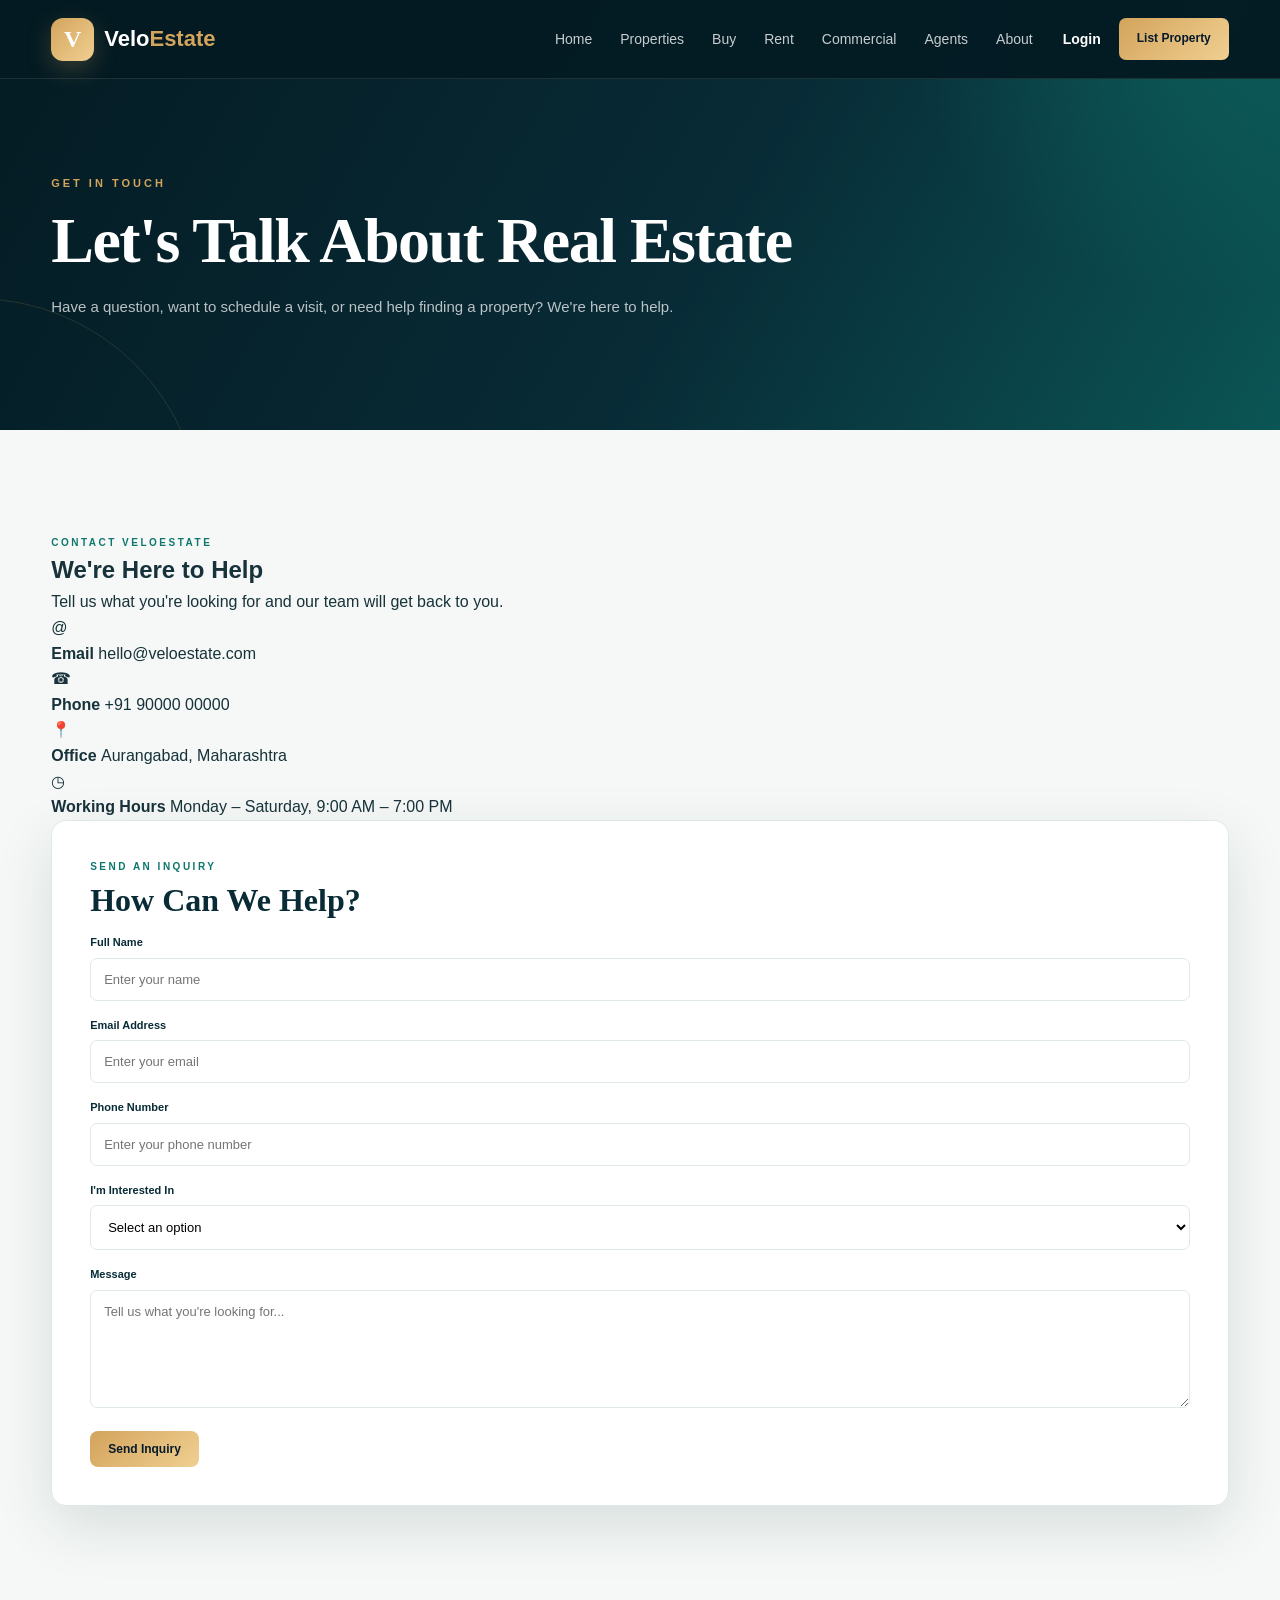
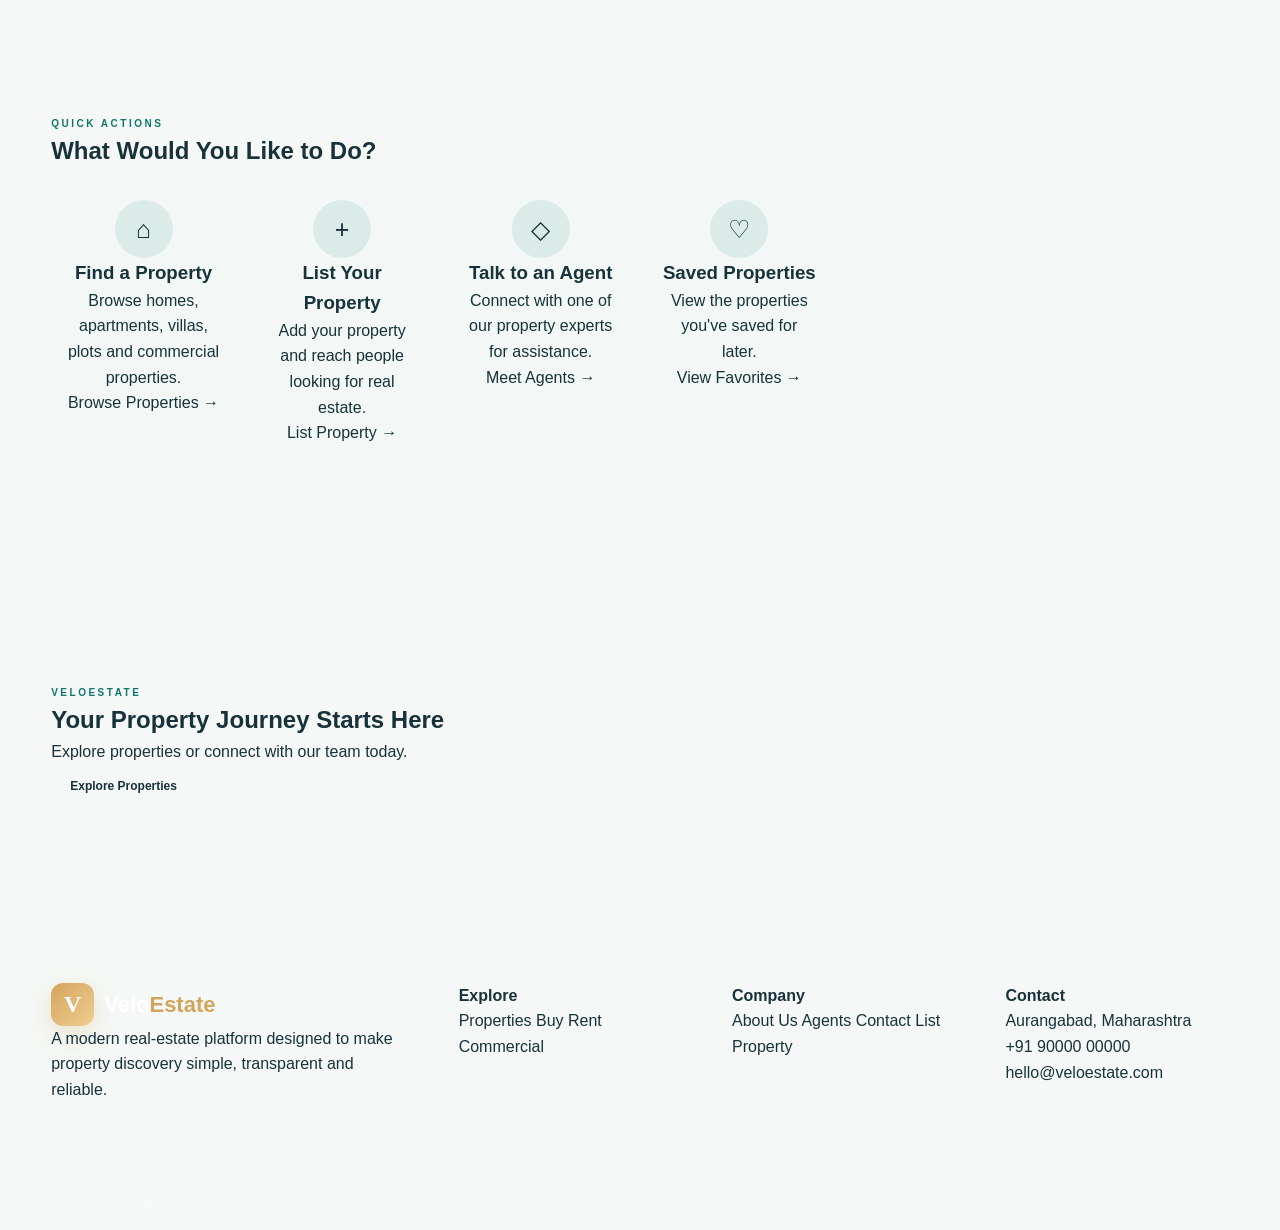
<file: contact.html>
<!DOCTYPE html>
<html lang="en">
<head>
    <meta charset="UTF-8">
    <meta name="viewport" content="width=device-width, initial-scale=1.0">

    <title>Contact Us | VeloEstate</title>

    <link rel="stylesheet" href="style.css">
</head>

<body>

<!-- ================= HEADER ================= -->

<header class="site-header" id="siteHeader">

    <div class="container header-inner">

        <a href="index.html" class="logo">
            <span class="logo-mark">V</span>
            <span>Velo<span>Estate</span></span>
        </a>


        <nav class="main-nav" id="mainNav">

            <a href="index.html">Home</a>

            <a href="properties.html">Properties</a>

            <a href="buy.html">Buy</a>

            <a href="rent.html">Rent</a>

            <a href="commercial.html">Commercial</a>

            <a href="agents.html">Agents</a>

            <a href="about.html">About</a>

        </nav>


        <div class="header-actions">

            <a href="login.html" class="login-link">
                Login
            </a>

            <a
                href="list-property.html"
                class="btn btn-primary btn-small"
            >
                List Property
            </a>

            <button
                class="menu-toggle"
                id="menuToggle"
            >
                ☰
            </button>

        </div>

    </div>

</header>


<!-- ================= HERO ================= -->

<section class="inner-hero">

    <div class="container">

        <div class="inner-hero-content">

            <span class="eyebrow">
                GET IN TOUCH
            </span>

            <h1>
                Let's Talk About Real Estate
            </h1>

            <p>
                Have a question, want to schedule a visit,
                or need help finding a property?
                We're here to help.
            </p>

        </div>

    </div>

</section>


<!-- ================= CONTACT SECTION ================= -->

<section class="section">

    <div class="container">

        <div class="contact-grid">


            <!-- CONTACT INFORMATION -->

            <div class="contact-info">

                <span class="eyebrow">
                    CONTACT VELOESTATE
                </span>

                <h2>
                    We're Here to Help
                </h2>

                <p>
                    Tell us what you're looking for and
                    our team will get back to you.
                </p>


                <div class="contact-items">


                    <div class="contact-item">

                        <div class="contact-icon">
                            @
                        </div>

                        <div>

                            <strong>
                                Email
                            </strong>

                            <span>
                                hello@veloestate.com
                            </span>

                        </div>

                    </div>


                    <div class="contact-item">

                        <div class="contact-icon">
                            ☎
                        </div>

                        <div>

                            <strong>
                                Phone
                            </strong>

                            <span>
                                +91 90000 00000
                            </span>

                        </div>

                    </div>


                    <div class="contact-item">

                        <div class="contact-icon">
                            📍
                        </div>

                        <div>

                            <strong>
                                Office
                            </strong>

                            <span>
                                Aurangabad, Maharashtra
                            </span>

                        </div>

                    </div>


                    <div class="contact-item">

                        <div class="contact-icon">
                            ◷
                        </div>

                        <div>

                            <strong>
                                Working Hours
                            </strong>

                            <span>
                                Monday – Saturday, 9:00 AM – 7:00 PM
                            </span>

                        </div>

                    </div>

                </div>

            </div>


            <!-- CONTACT FORM -->

            <div class="form-card">

                <div class="form-card-header">

                    <span class="eyebrow">
                        SEND AN INQUIRY
                    </span>

                    <h2>
                        How Can We Help?
                    </h2>

                </div>


                <form
                    id="contactForm"
                    class="form-grid"
                >

                    <div class="form-group">

                        <label for="contactName">
                            Full Name
                        </label>

                        <input
                            type="text"
                            id="contactName"
                            name="name"
                            placeholder="Enter your name"
                            required
                        >

                    </div>


                    <div class="form-group">

                        <label for="contactEmail">
                            Email Address
                        </label>

                        <input
                            type="email"
                            id="contactEmail"
                            name="email"
                            placeholder="Enter your email"
                            required
                        >

                    </div>


                    <div class="form-group">

                        <label for="contactPhone">
                            Phone Number
                        </label>

                        <input
                            type="tel"
                            id="contactPhone"
                            name="phone"
                            placeholder="Enter your phone number"
                            required
                        >

                    </div>


                    <div class="form-group">

                        <label for="contactPurpose">
                            I'm Interested In
                        </label>

                        <select
                            id="contactPurpose"
                            name="purpose"
                        >

                            <option value="">
                                Select an option
                            </option>

                            <option value="buy">
                                Buying a Property
                            </option>

                            <option value="rent">
                                Renting a Property
                            </option>

                            <option value="commercial">
                                Commercial Property
                            </option>

                            <option value="sell">
                                Selling My Property
                            </option>

                            <option value="general">
                                General Inquiry
                            </option>

                        </select>

                    </div>


                    <div class="form-group form-full">

                        <label for="contactMessage">
                            Message
                        </label>

                        <textarea
                            id="contactMessage"
                            name="message"
                            rows="6"
                            placeholder="Tell us what you're looking for..."
                            required
                        ></textarea>

                    </div>


                    <div class="form-full">

                        <button
                            type="submit"
                            class="btn btn-primary"
                        >
                            Send Inquiry
                        </button>

                    </div>

                </form>

            </div>

        </div>

    </div>

</section>


<!-- ================= QUICK OPTIONS ================= -->

<section class="section section-muted">

    <div class="container">

        <div class="section-heading centered">

            <span class="eyebrow">
                QUICK ACTIONS
            </span>

            <h2>
                What Would You Like to Do?
            </h2>

        </div>


        <div class="category-grid">


            <div class="category-card">

                <div class="category-icon">
                    ⌂
                </div>

                <h3>
                    Find a Property
                </h3>

                <p>
                    Browse homes, apartments, villas,
                    plots and commercial properties.
                </p>

                <a
                    href="properties.html"
                    class="text-link"
                >
                    Browse Properties →
                </a>

            </div>


            <div class="category-card">

                <div class="category-icon">
                    +
                </div>

                <h3>
                    List Your Property
                </h3>

                <p>
                    Add your property and reach people
                    looking for real estate.
                </p>

                <a
                    href="list-property.html"
                    class="text-link"
                >
                    List Property →
                </a>

            </div>


            <div class="category-card">

                <div class="category-icon">
                    ◇
                </div>

                <h3>
                    Talk to an Agent
                </h3>

                <p>
                    Connect with one of our property
                    experts for assistance.
                </p>

                <a
                    href="agents.html"
                    class="text-link"
                >
                    Meet Agents →
                </a>

            </div>


            <div class="category-card">

                <div class="category-icon">
                    ♡
                </div>

                <h3>
                    Saved Properties
                </h3>

                <p>
                    View the properties you've saved
                    for later.
                </p>

                <a
                    href="favorites.html"
                    class="text-link"
                >
                    View Favorites →
                </a>

            </div>

        </div>

    </div>

</section>


<!-- ================= CTA ================= -->

<section class="section cta-section">

    <div class="container">

        <div class="cta-box">

            <div>

                <span class="eyebrow">
                    VELOESTATE
                </span>

                <h2>
                    Your Property Journey Starts Here
                </h2>

                <p>
                    Explore properties or connect with
                    our team today.
                </p>

            </div>


            <a
                href="properties.html"
                class="btn btn-light"
            >
                Explore Properties
            </a>

        </div>

    </div>

</section>


<!-- ================= FOOTER ================= -->

<footer class="site-footer">

    <div class="container footer-grid">

        <div class="footer-brand">

            <a
                href="index.html"
                class="logo footer-logo"
            >

                <span class="logo-mark">
                    V
                </span>

                <span>
                    Velo<span>Estate</span>
                </span>

            </a>

            <p>
                A modern real-estate platform designed
                to make property discovery simple,
                transparent and reliable.
            </p>

        </div>


        <div class="footer-column">

            <h4>
                Explore
            </h4>

            <a href="properties.html">
                Properties
            </a>

            <a href="buy.html">
                Buy
            </a>

            <a href="rent.html">
                Rent
            </a>

            <a href="commercial.html">
                Commercial
            </a>

        </div>


        <div class="footer-column">

            <h4>
                Company
            </h4>

            <a href="about.html">
                About Us
            </a>

            <a href="agents.html">
                Agents
            </a>

            <a href="contact.html">
                Contact
            </a>

            <a href="list-property.html">
                List Property
            </a>

        </div>


        <div class="footer-column">

            <h4>
                Contact
            </h4>

            <p>
                Aurangabad, Maharashtra
            </p>

            <p>
                +91 90000 00000
            </p>

            <p>
                hello@veloestate.com
            </p>

        </div>

    </div>


    <div class="footer-bottom">

        <div class="container">

            <p>
                © 2026 VeloEstate. All rights reserved.
            </p>

        </div>

    </div>

</footer>


<script src="main.js"></script>
<script src="contact.js"></script>

</body>
</html>
</file>
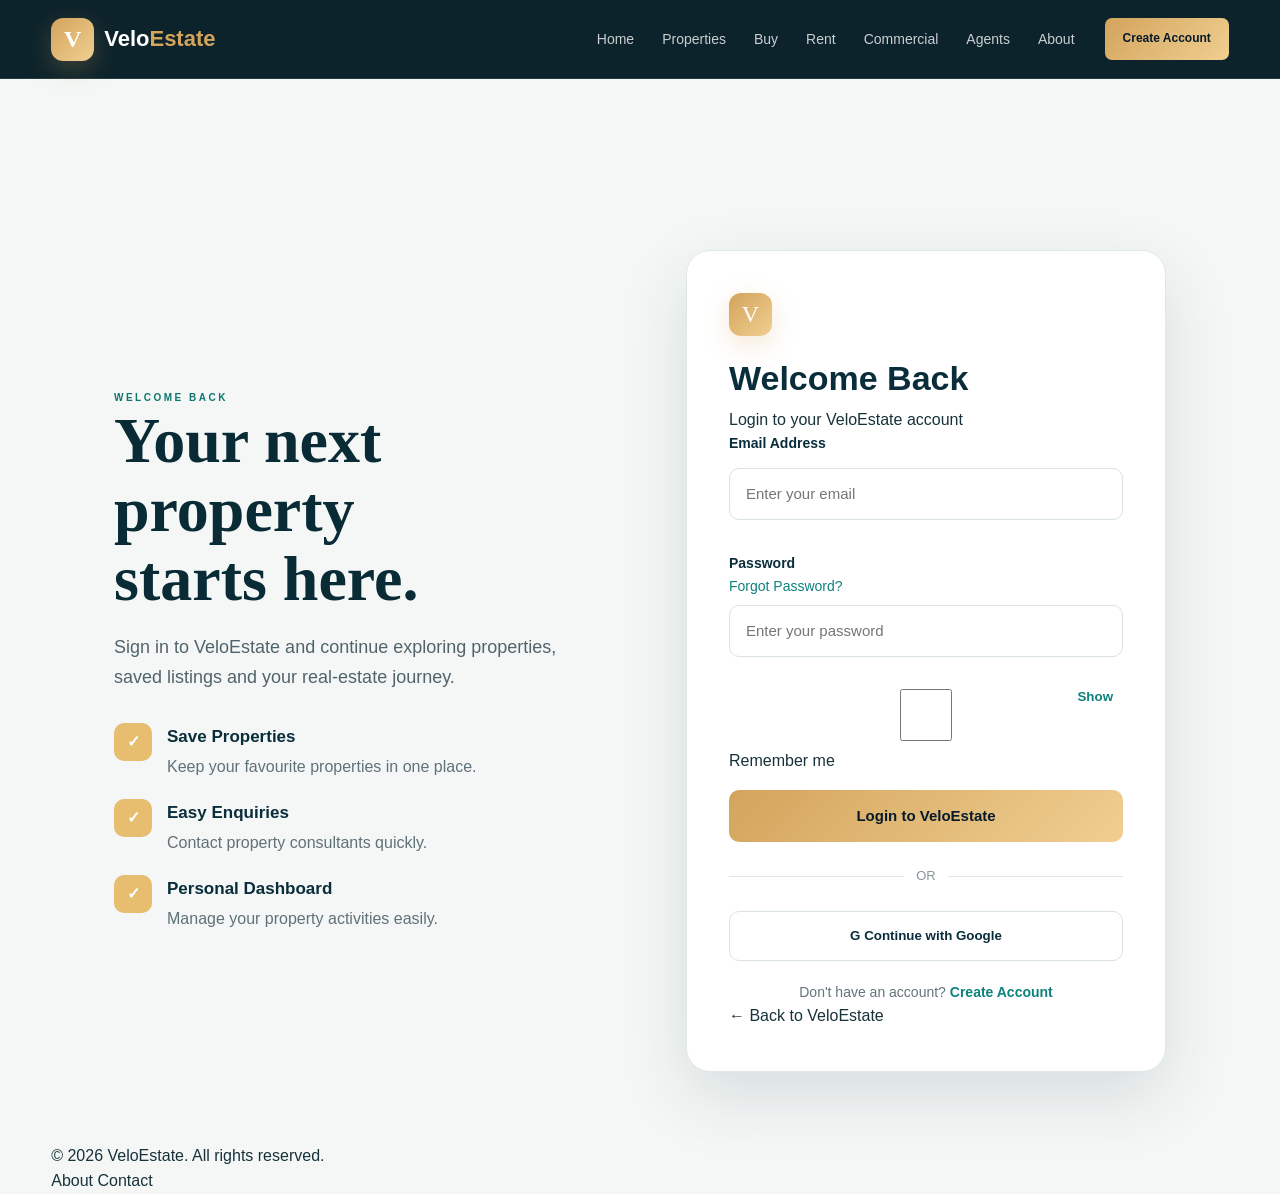
<file: dashboard.html>
<!DOCTYPE html>
<html lang="en">

<head>
    <meta charset="UTF-8">

    <meta
        name="viewport"
        content="width=device-width, initial-scale=1.0"
    >

    <title>Dashboard | VeloEstate</title>

    <meta
        name="description"
        content="Manage your VeloEstate account, properties and saved listings."
    >

    <link rel="stylesheet" href="style.css">
</head>


<body>


<!-- =====================================================
     HEADER
     ===================================================== -->

<header class="site-header" id="siteHeader">

    <div class="container header-inner">


        <!-- LOGO -->

        <a
            href="index.html"
            class="logo"
        >

            <span class="logo-mark">
                V
            </span>

            <span>
                Velo<span>Estate</span>
            </span>

        </a>


        <!-- NAVIGATION -->

        <nav
            class="main-nav"
            id="mainNav"
        >

            <a href="index.html">
                Home
            </a>

            <a href="properties.html">
                Properties
            </a>

            <a href="buy.html">
                Buy
            </a>

            <a href="rent.html">
                Rent
            </a>

            <a href="commercial.html">
                Commercial
            </a>

            <a href="agents.html">
                Agents
            </a>

            <a href="about.html">
                About
            </a>

        </nav>


        <!-- HEADER ACTIONS -->

        <div class="header-actions">

            <a
                href="favorites.html"
                class="btn btn-outline btn-small"
            >
                ♥ Favorites
            </a>


            <span
                id="dashboardUserName"
                class="dashboard-user"
            >
                User
            </span>


            <button
                type="button"
                id="logoutButton"
                class="btn btn-primary btn-small"
            >
                Logout
            </button>


            <button
                type="button"
                class="menu-toggle"
                id="menuToggle"
                aria-label="Open menu"
            >
                ☰
            </button>

        </div>

    </div>

</header>



<!-- =====================================================
     DASHBOARD HERO
     ===================================================== -->

<section class="dashboard-hero">

    <div class="container">

        <div class="dashboard-hero-content">

            <span class="eyebrow">
                MY VELOESTATE
            </span>

            <h1>
                My Dashboard
            </h1>

            <p>
                Manage your account, listings and saved
                properties.
            </p>

        </div>

    </div>

</section>



<!-- =====================================================
     DASHBOARD CONTENT
     ===================================================== -->

<main>

    <section class="section dashboard-section">

        <div class="container">


            <!-- WELCOME -->

            <div class="dashboard-welcome">

                <span class="eyebrow">
                    WELCOME BACK
                </span>

                <h2 id="welcomeUser">
                    Welcome to VeloEstate
                </h2>

                <p>
                    Manage your property journey from one
                    simple dashboard.
                </p>

            </div>



            <!-- DASHBOARD CARDS -->

            <div class="dashboard-grid">


                <!-- SAVED PROPERTIES -->

                <article class="dashboard-card">

                    <div class="dashboard-card-icon">
                        ♥
                    </div>

                    <div>

                        <h3>
                            Saved Properties
                        </h3>

                        <p>
                            View and manage your favourite
                            properties.
                        </p>

                        <a
                            href="favorites.html"
                            class="text-link"
                        >
                            View Favorites →
                        </a>

                    </div>

                </article>



                <!-- MY LISTINGS -->

                <article class="dashboard-card">

                    <div class="dashboard-card-icon">
                        ⌂
                    </div>

                    <div>

                        <h3>
                            My Listings
                        </h3>

                        <p>
                            Manage properties that you have
                            listed on VeloEstate.
                        </p>

                        <a
                            href="list-property.html"
                            class="text-link"
                        >
                            List Property →
                        </a>

                    </div>

                </article>



                <!-- ENQUIRIES -->

                <article class="dashboard-card">

                    <div class="dashboard-card-icon">
                        ✉
                    </div>

                    <div>

                        <h3>
                            My Enquiries
                        </h3>

                        <p>
                            Keep track of your property
                            enquiries.
                        </p>

                        <a
                            href="contact.html"
                            class="text-link"
                        >
                            Contact Us →
                        </a>

                    </div>

                </article>



                <!-- PROFILE -->

                <article class="dashboard-card">

                    <div class="dashboard-card-icon">
                        ●
                    </div>

                    <div>

                        <h3>
                            My Account
                        </h3>

                        <p>
                            View your account information
                            and profile details.
                        </p>

                        <a
                            href="about.html"
                            class="text-link"
                        >
                            About VeloEstate →
                        </a>

                    </div>

                </article>

            </div>



            <!-- =================================================
                 QUICK ACTIONS
                 ================================================= -->

            <div class="dashboard-actions">

                <div class="section-heading">

                    <div>

                        <span class="eyebrow">
                            QUICK ACTIONS
                        </span>

                        <h2>
                            What would you like to do?
                        </h2>

                    </div>

                </div>


                <div class="quick-action-grid">


                    <a
                        href="properties.html"
                        class="quick-action"
                    >

                        <span>
                            🔎
                        </span>

                        <div>

                            <strong>
                                Explore Properties
                            </strong>

                            <p>
                                Find your next property.
                            </p>

                        </div>

                    </a>



                    <a
                        href="buy.html"
                        class="quick-action"
                    >

                        <span>
                            🏠
                        </span>

                        <div>

                            <strong>
                                Buy Property
                            </strong>

                            <p>
                                Explore properties for sale.
                            </p>

                        </div>

                    </a>



                    <a
                        href="rent.html"
                        class="quick-action"
                    >

                        <span>
                            🔑
                        </span>

                        <div>

                            <strong>
                                Rent Property
                            </strong>

                            <p>
                                Find your next rental home.
                            </p>

                        </div>

                    </a>



                    <a
                        href="list-property.html"
                        class="quick-action"
                    >

                        <span>
                            +
                        </span>

                        <div>

                            <strong>
                                List Your Property
                            </strong>

                            <p>
                                Add a property to VeloEstate.
                            </p>

                        </div>

                    </a>

                </div>

            </div>

        </div>

    </section>

</main>



<!-- =====================================================
     CTA
     ===================================================== -->

<section class="section cta-section">

    <div class="container">

        <div class="cta-box">

            <div>

                <span class="eyebrow">
                    READY TO MOVE?
                </span>

                <h2>
                    Find Your Next Property With VeloEstate
                </h2>

                <p>
                    Explore properties and connect with
                    property professionals.
                </p>

            </div>


            <a
                href="properties.html"
                class="btn btn-light"
            >
                Explore Properties
            </a>

        </div>

    </div>

</section>



<!-- =====================================================
     FOOTER
     ===================================================== -->

<footer class="site-footer">

    <div class="container footer-grid">


        <div class="footer-brand">

            <a
                href="index.html"
                class="logo footer-logo"
            >

                <span class="logo-mark">
                    V
                </span>

                <span>
                    Velo<span>Estate</span>
                </span>

            </a>

            <p>
                A modern real-estate platform designed
                to make property discovery simple,
                transparent and reliable.
            </p>

        </div>



        <div class="footer-column">

            <h4>
                Explore
            </h4>

            <a href="properties.html">
                Properties
            </a>

            <a href="buy.html">
                Buy
            </a>

            <a href="rent.html">
                Rent
            </a>

            <a href="commercial.html">
                Commercial
            </a>

        </div>



        <div class="footer-column">

            <h4>
                Company
            </h4>

            <a href="about.html">
                About Us
            </a>

            <a href="agents.html">
                Agents
            </a>

            <a href="contact.html">
                Contact
            </a>

            <a href="list-property.html">
                List Property
            </a>

        </div>



        <div class="footer-column">

            <h4>
                Contact
            </h4>

            <p>
                Aurangabad, Maharashtra
            </p>

            <p>
                +91 90000 00000
            </p>

            <p>
                hello@veloestate.com
            </p>

        </div>

    </div>


    <div class="footer-bottom">

        <div class="container">

            <p>
                © 2026 VeloEstate. All rights reserved.
            </p>

        </div>

    </div>

</footer>



<!-- =====================================================
     JAVASCRIPT
     ===================================================== -->

<script src="main.js"></script>

<script src="dashboard.js"></script>


</body>

</html>
</file>
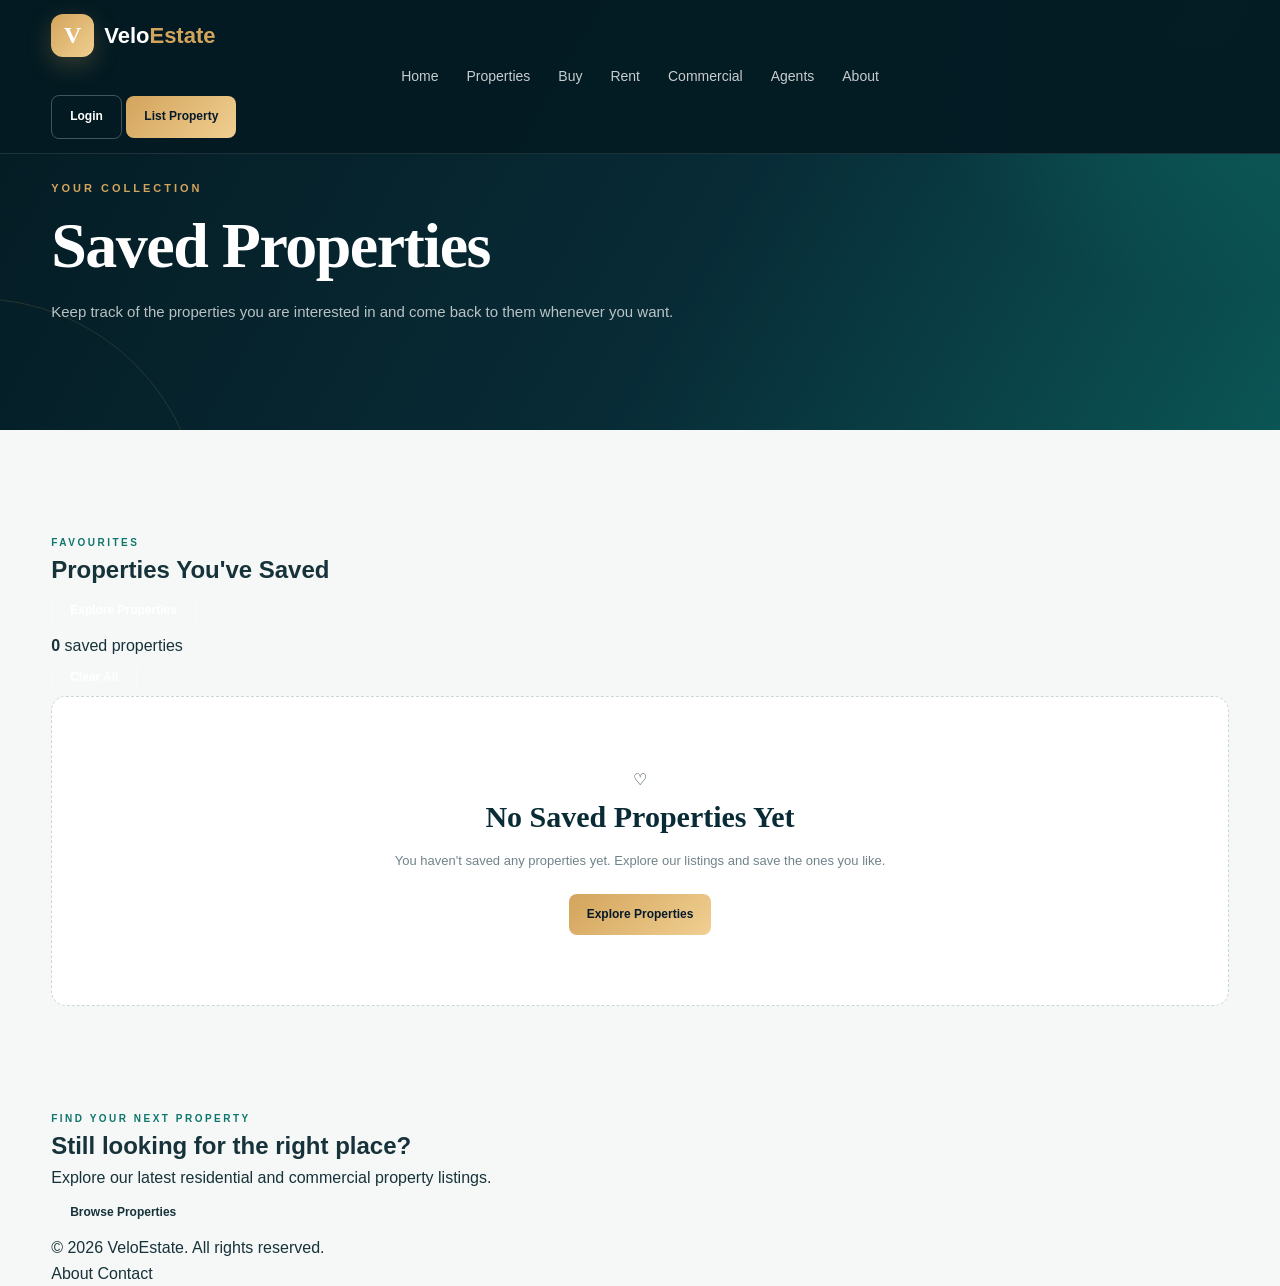
<file: favorites.html>
<!DOCTYPE html>
<html lang="en">
<head>
    <meta charset="UTF-8">
    <meta name="viewport" content="width=device-width, initial-scale=1.0">

    <title>Saved Properties | VeloEstate</title>
    <meta
        name="description"
        content="View and manage your saved properties on VeloEstate."
    >

    <link rel="stylesheet" href="style.css">
</head>

<body>

    <!-- ================= HEADER ================= -->
    <header class="site-header">

        <div class="container nav-container">

            <a href="index.html" class="logo">
                <span class="logo-mark">V</span>
                <span>Velo<span>Estate</span></span>
            </a>

            <nav class="main-nav">

                <a href="index.html">Home</a>
                <a href="properties.html">Properties</a>
                <a href="buy.html">Buy</a>
                <a href="rent.html">Rent</a>
                <a href="commercial.html">Commercial</a>
                <a href="agents.html">Agents</a>
                <a href="about.html">About</a>

            </nav>

            <div class="nav-actions">

                <a href="list-property.html" class="btn btn-primary">
                    List Property
                </a>

            </div>

            <button
                class="menu-toggle"
                id="menuToggle"
                aria-label="Open menu"
            >
                ☰
            </button>

        </div>

    </header>


    <!-- ================= HERO ================= -->
    <section class="inner-hero">

        <div class="container">

            <span class="eyebrow">
                YOUR COLLECTION
            </span>

            <h1>
                Saved Properties
            </h1>

            <p>
                Keep track of the properties you are interested in
                and come back to them whenever you want.
            </p>

        </div>

    </section>


    <!-- ================= FAVORITES ================= -->
    <main class="section">

        <div class="container">

            <div class="section-heading left">

                <div>

                    <span class="eyebrow">
                        FAVOURITES
                    </span>

                    <h2>
                        Properties You've Saved
                    </h2>

                </div>

                <a
                    href="properties.html"
                    class="btn btn-outline"
                >
                    Explore Properties
                </a>

            </div>


            <!-- Favorite Count -->
            <div class="favorites-toolbar">

                <p>
                    <strong id="favoriteCount">0</strong>
                    saved properties
                </p>

                <button
                    type="button"
                    id="clearFavorites"
                    class="btn btn-outline"
                >
                    Clear All
                </button>

            </div>


            <!-- Properties Grid -->
            <div
                id="favoritesGrid"
                class="property-grid"
            >
            </div>


            <!-- Empty State -->
            <div
                id="favoritesEmpty"
                class="empty-state"
                hidden
            >

                <div class="empty-icon">
                    ♡
                </div>

                <h2>
                    No Saved Properties Yet
                </h2>

                <p>
                    You haven't saved any properties yet.
                    Explore our listings and save the ones you like.
                </p>

                <a
                    href="properties.html"
                    class="btn btn-primary"
                >
                    Explore Properties
                </a>

            </div>

        </div>

    </main>


    <!-- ================= CTA ================= -->
    <section class="cta-section">

        <div class="container">

            <div class="cta-content">

                <span class="eyebrow">
                    FIND YOUR NEXT PROPERTY
                </span>

                <h2>
                    Still looking for the right place?
                </h2>

                <p>
                    Explore our latest residential and commercial
                    property listings.
                </p>

                <a
                    href="properties.html"
                    class="btn btn-light"
                >
                    Browse Properties
                </a>

            </div>

        </div>

    </section>


    <!-- ================= FOOTER ================= -->
    <footer class="site-footer">

        <div class="container">

            <div class="footer-bottom">

                <p>
                    © 2026 VeloEstate. All rights reserved.
                </p>

                <div>
                    <a href="about.html">About</a>
                    <a href="contact.html">Contact</a>
                </div>

            </div>

        </div>

    </footer>


    <!-- JavaScript -->
    <script src="main.js"></script>
    <script src="favorites.js"></script>

</body>
</html>
</file>
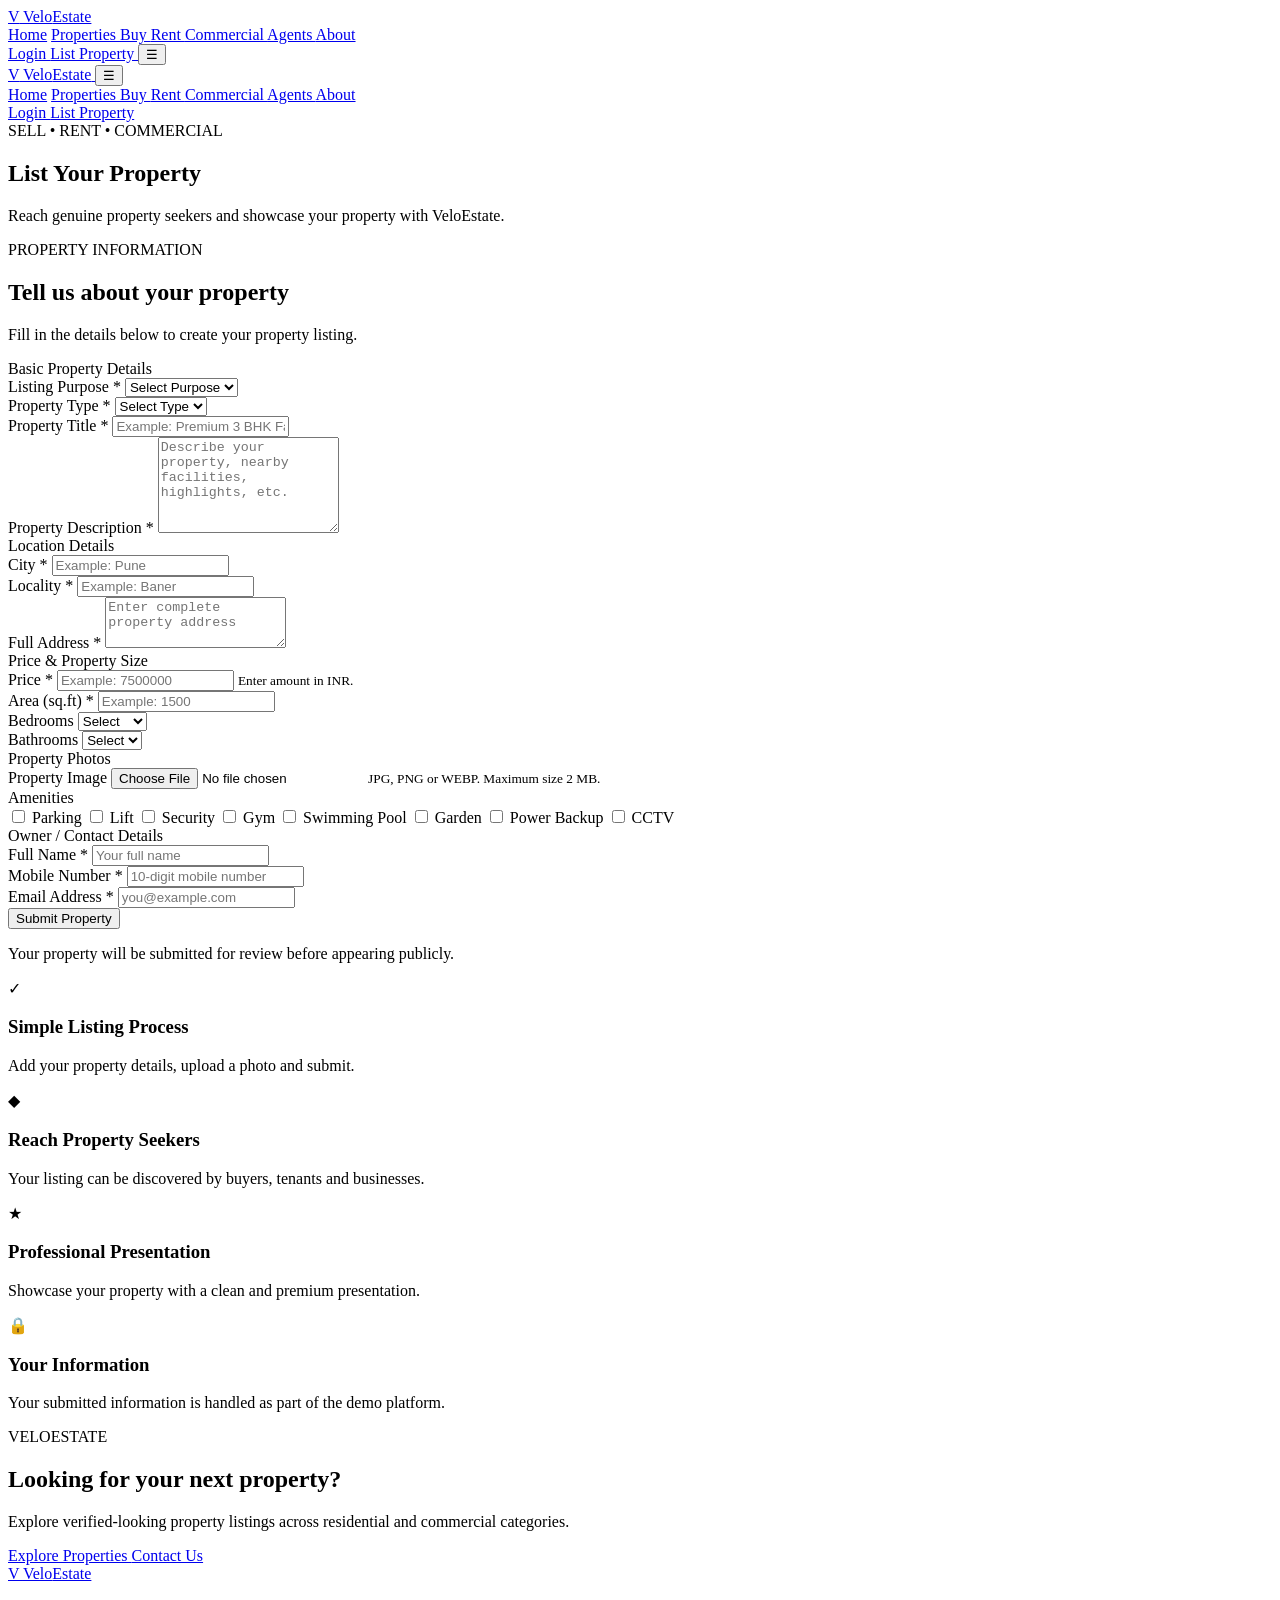
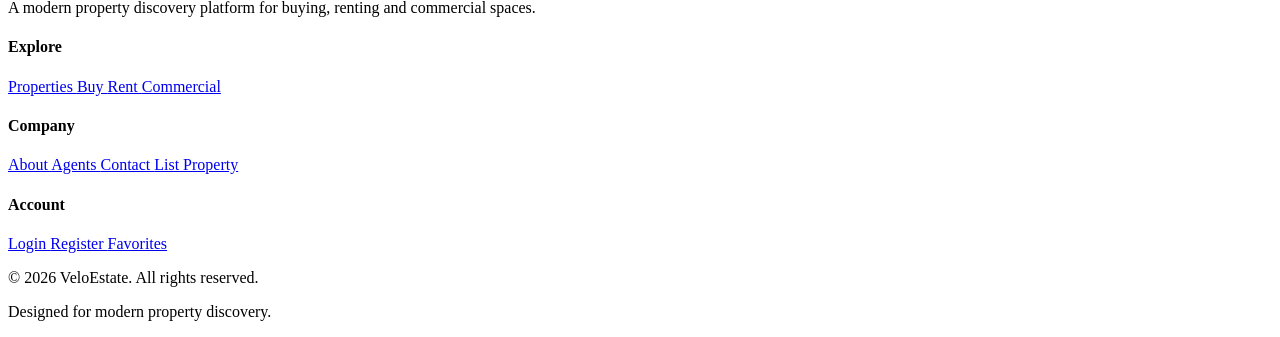
<file: list-property.html>
<!DOCTYPE html>
<html lang="en">
<!-- ================= HEADER ================= -->

<header class="site-header" id="siteHeader">

    <div class="container header-inner">

        <!-- Logo -->
        <a href="index.html" class="logo">
            <span class="logo-mark">V</span>

            <span>
                Velo<span>Estate</span>
            </span>
        </a>


        <!-- Navigation -->
        <nav class="main-nav" id="mainNav">

            <a href="index.html">Home</a>

            <a href="properties.html">
                Properties
            </a>

            <a href="buy.html">
                Buy
            </a>

            <a href="rent.html">
                Rent
            </a>

            <a href="commercial.html">
                Commercial
            </a>

            <a href="agents.html">
                Agents
            </a>

            <a href="about.html">
                About
            </a>

        </nav>


        <!-- Header Actions -->
        <div class="header-actions">

            <a
                href="login.html"
                class="login-link"
            >
                Login
            </a>

            <a
                href="list-property.html"
                class="btn btn-primary btn-small"
            >
                List Property
            </a>

            <button
                type="button"
                class="menu-toggle"
                id="menuToggle"
                aria-label="Open menu"
            >
                ☰
            </button>

        </div>

    </div>

</header>

<body>

    <!-- ================= HEADER ================= -->

    <header class="site-header">

        <div class="container nav-container">

            <a href="index.html" class="logo">
                <span class="logo-mark">V</span>
                <span>Velo<span>Estate</span></span>
            </a>

            <button
                class="mobile-menu-toggle"
                id="mobileMenuToggle"
                aria-label="Open menu"
            >
                ☰
            </button>

            <nav class="main-nav" id="mainNav">

                <a href="index.html">Home</a>

                <a href="properties.html">
                    Properties
                </a>

                <a href="buy.html">
                    Buy
                </a>

                <a href="rent.html">
                    Rent
                </a>

                <a href="commercial.html">
                    Commercial
                </a>

                <a href="agents.html">
                    Agents
                </a>

                <a href="about.html">
                    About
                </a>

            </nav>

            <div class="nav-actions">

                <a
                    href="login.html"
                    class="btn btn-outline"
                >
                    Login
                </a>

                <a
                    href="list-property.html"
                    class="btn btn-primary"
                >
                    List Property
                </a>

            </div>

        </div>

    </header>


    <!-- ================= PAGE HERO ================= -->

    <section class="inner-hero">

        <div class="container">

            <div class="inner-hero-content">

                <span class="eyebrow">
                    SELL • RENT • COMMERCIAL
                </span>

                <h1>
                    List Your Property
                </h1>

                <p>
                    Reach genuine property seekers and showcase
                    your property with VeloEstate.
                </p>

            </div>

        </div>

    </section>


    <!-- ================= FORM SECTION ================= -->

    <section class="section">

        <div class="container">

            <div class="form-layout">

                <!-- ================= FORM ================= -->

                <div class="form-card">

                    <div class="section-heading left">

                        <span class="eyebrow">
                            PROPERTY INFORMATION
                        </span>

                        <h2>
                            Tell us about your property
                        </h2>

                        <p>
                            Fill in the details below to create
                            your property listing.
                        </p>

                    </div>


                    <form
                        id="propertyListingForm"
                        novalidate
                    >

                        <!-- SUCCESS / ERROR MESSAGE -->

                        <div id="listingFormMessage"></div>


                        <!-- ================= BASIC DETAILS ================= -->

                        <div class="form-section-title">
                            Basic Property Details
                        </div>


                        <div class="form-grid">

                            <!-- Purpose -->

                            <div class="form-group">

                                <label for="listingPurpose">
                                    Listing Purpose
                                    <span>*</span>
                                </label>

                                <select
                                    id="listingPurpose"
                                    required
                                >

                                    <option value="">
                                        Select Purpose
                                    </option>

                                    <option value="Buy">
                                        Sell / Buy
                                    </option>

                                    <option value="Rent">
                                        Rent
                                    </option>

                                    <option value="Commercial">
                                        Commercial
                                    </option>

                                </select>

                            </div>


                            <!-- Property Type -->

                            <div class="form-group">

                                <label for="listingType">
                                    Property Type
                                    <span>*</span>
                                </label>

                                <select
                                    id="listingType"
                                    required
                                >

                                    <option value="">
                                        Select Type
                                    </option>

                                    <option value="Apartment">
                                        Apartment
                                    </option>

                                    <option value="House">
                                        House
                                    </option>

                                    <option value="Villa">
                                        Villa
                                    </option>

                                    <option value="Plot">
                                        Plot
                                    </option>

                                    <option value="Office">
                                        Office
                                    </option>

                                    <option value="Shop">
                                        Shop
                                    </option>

                                    <option value="Warehouse">
                                        Warehouse
                                    </option>

                                    <option value="Land">
                                        Land
                                    </option>

                                </select>

                            </div>


                            <!-- Title -->

                            <div class="form-group full-width">

                                <label for="listingTitle">
                                    Property Title
                                    <span>*</span>
                                </label>

                                <input
                                    type="text"
                                    id="listingTitle"
                                    placeholder="Example: Premium 3 BHK Family Apartment"
                                    required
                                >

                            </div>


                            <!-- Description -->

                            <div class="form-group full-width">

                                <label for="listingDescription">
                                    Property Description
                                    <span>*</span>
                                </label>

                                <textarea
                                    id="listingDescription"
                                    rows="6"
                                    placeholder="Describe your property, nearby facilities, highlights, etc."
                                    required
                                ></textarea>

                            </div>

                        </div>


                        <!-- ================= LOCATION ================= -->

                        <div class="form-section-title">
                            Location Details
                        </div>


                        <div class="form-grid">

                            <div class="form-group">

                                <label for="listingCity">
                                    City
                                    <span>*</span>
                                </label>

                                <input
                                    type="text"
                                    id="listingCity"
                                    placeholder="Example: Pune"
                                    required
                                >

                            </div>


                            <div class="form-group">

                                <label for="listingLocality">
                                    Locality
                                    <span>*</span>
                                </label>

                                <input
                                    type="text"
                                    id="listingLocality"
                                    placeholder="Example: Baner"
                                    required
                                >

                            </div>


                            <div class="form-group full-width">

                                <label for="listingAddress">
                                    Full Address
                                    <span>*</span>
                                </label>

                                <textarea
                                    id="listingAddress"
                                    rows="3"
                                    placeholder="Enter complete property address"
                                    required
                                ></textarea>

                            </div>

                        </div>


                        <!-- ================= PRICE & AREA ================= -->

                        <div class="form-section-title">
                            Price & Property Size
                        </div>


                        <div class="form-grid">

                            <div class="form-group">

                                <label for="listingPrice">
                                    Price
                                    <span>*</span>
                                </label>

                                <input
                                    type="number"
                                    id="listingPrice"
                                    placeholder="Example: 7500000"
                                    min="0"
                                    required
                                >

                                <small class="form-help">
                                    Enter amount in INR.
                                </small>

                            </div>


                            <div class="form-group">

                                <label for="listingArea">
                                    Area (sq.ft)
                                    <span>*</span>
                                </label>

                                <input
                                    type="number"
                                    id="listingArea"
                                    placeholder="Example: 1500"
                                    min="1"
                                    required
                                >

                            </div>


                            <div class="form-group">

                                <label for="listingBedrooms">
                                    Bedrooms
                                </label>

                                <select id="listingBedrooms">

                                    <option value="">
                                        Select
                                    </option>

                                    <option value="1">
                                        1 BHK
                                    </option>

                                    <option value="2">
                                        2 BHK
                                    </option>

                                    <option value="3">
                                        3 BHK
                                    </option>

                                    <option value="4">
                                        4 BHK
                                    </option>

                                    <option value="5">
                                        5+ BHK
                                    </option>

                                </select>

                            </div>


                            <div class="form-group">

                                <label for="listingBathrooms">
                                    Bathrooms
                                </label>

                                <select id="listingBathrooms">

                                    <option value="">
                                        Select
                                    </option>

                                    <option value="1">
                                        1
                                    </option>

                                    <option value="2">
                                        2
                                    </option>

                                    <option value="3">
                                        3
                                    </option>

                                    <option value="4">
                                        4+
                                    </option>

                                </select>

                            </div>

                        </div>


                        <!-- ================= IMAGE ================= -->

                        <div class="form-section-title">
                            Property Photos
                        </div>


                        <div class="form-grid">

                            <div class="form-group full-width">

                                <label for="listingImage">
                                    Property Image
                                </label>

                                <input
                                    type="file"
                                    id="listingImage"
                                    accept="image/jpeg,image/png,image/webp"
                                >

                                <small class="form-help">
                                    JPG, PNG or WEBP. Maximum size 2 MB.
                                </small>


                                <!-- IMAGE PREVIEW -->

                                <div
                                    id="imagePreview"
                                    class="listing-image-preview"
                                ></div>

                            </div>

                        </div>


                        <!-- ================= AMENITIES ================= -->

                        <div class="form-section-title">
                            Amenities
                        </div>


                        <div class="amenities-grid">

                            <label class="checkbox-item">

                                <input
                                    type="checkbox"
                                    name="amenities"
                                    value="Parking"
                                >

                                <span>
                                    Parking
                                </span>

                            </label>


                            <label class="checkbox-item">

                                <input
                                    type="checkbox"
                                    name="amenities"
                                    value="Lift"
                                >

                                <span>
                                    Lift
                                </span>

                            </label>


                            <label class="checkbox-item">

                                <input
                                    type="checkbox"
                                    name="amenities"
                                    value="Security"
                                >

                                <span>
                                    Security
                                </span>

                            </label>


                            <label class="checkbox-item">

                                <input
                                    type="checkbox"
                                    name="amenities"
                                    value="Gym"
                                >

                                <span>
                                    Gym
                                </span>

                            </label>


                            <label class="checkbox-item">

                                <input
                                    type="checkbox"
                                    name="amenities"
                                    value="Swimming Pool"
                                >

                                <span>
                                    Swimming Pool
                                </span>

                            </label>


                            <label class="checkbox-item">

                                <input
                                    type="checkbox"
                                    name="amenities"
                                    value="Garden"
                                >

                                <span>
                                    Garden
                                </span>

                            </label>


                            <label class="checkbox-item">

                                <input
                                    type="checkbox"
                                    name="amenities"
                                    value="Power Backup"
                                >

                                <span>
                                    Power Backup
                                </span>

                            </label>


                            <label class="checkbox-item">

                                <input
                                    type="checkbox"
                                    name="amenities"
                                    value="CCTV"
                                >

                                <span>
                                    CCTV
                                </span>

                            </label>

                        </div>


                        <!-- ================= OWNER DETAILS ================= -->

                        <div class="form-section-title">
                            Owner / Contact Details
                        </div>


                        <div class="form-grid">

                            <div class="form-group">

                                <label for="ownerName">
                                    Full Name
                                    <span>*</span>
                                </label>

                                <input
                                    type="text"
                                    id="ownerName"
                                    placeholder="Your full name"
                                    required
                                >

                            </div>


                            <div class="form-group">

                                <label for="ownerPhone">
                                    Mobile Number
                                    <span>*</span>
                                </label>

                                <input
                                    type="tel"
                                    id="ownerPhone"
                                    placeholder="10-digit mobile number"
                                    maxlength="10"
                                    required
                                >

                            </div>


                            <div class="form-group full-width">

                                <label for="ownerEmail">
                                    Email Address
                                    <span>*</span>
                                </label>

                                <input
                                    type="email"
                                    id="ownerEmail"
                                    placeholder="you@example.com"
                                    required
                                >

                            </div>

                        </div>


                        <!-- ================= SUBMIT ================= -->

                        <div class="form-submit">

                            <button
                                type="submit"
                                class="btn btn-primary btn-large"
                            >
                                Submit Property
                            </button>

                            <p class="form-note">
                                Your property will be submitted
                                for review before appearing publicly.
                            </p>

                        </div>

                    </form>

                </div>


                <!-- ================= SIDE INFO ================= -->

                <aside class="form-sidebar">

                    <div class="info-card">

                        <span class="info-icon">
                            ✓
                        </span>

                        <h3>
                            Simple Listing Process
                        </h3>

                        <p>
                            Add your property details,
                            upload a photo and submit.
                        </p>

                    </div>


                    <div class="info-card">

                        <span class="info-icon">
                            ◆
                        </span>

                        <h3>
                            Reach Property Seekers
                        </h3>

                        <p>
                            Your listing can be discovered
                            by buyers, tenants and businesses.
                        </p>

                    </div>


                    <div class="info-card">

                        <span class="info-icon">
                            ★
                        </span>

                        <h3>
                            Professional Presentation
                        </h3>

                        <p>
                            Showcase your property with
                            a clean and premium presentation.
                        </p>

                    </div>


                    <div class="info-card">

                        <span class="info-icon">
                            🔒
                        </span>

                        <h3>
                            Your Information
                        </h3>

                        <p>
                            Your submitted information is
                            handled as part of the demo platform.
                        </p>

                    </div>

                </aside>

            </div>

        </div>

    </section>


    <!-- ================= CTA ================= -->

    <section class="cta-section">

        <div class="container">

            <div class="cta-content">

                <span class="eyebrow">
                    VELOESTATE
                </span>

                <h2>
                    Looking for your next property?
                </h2>

                <p>
                    Explore verified-looking property listings
                    across residential and commercial categories.
                </p>

                <div class="cta-actions">

                    <a
                        href="properties.html"
                        class="btn btn-light"
                    >
                        Explore Properties
                    </a>

                    <a
                        href="contact.html"
                        class="btn btn-outline-light"
                    >
                        Contact Us
                    </a>

                </div>

            </div>

        </div>

    </section>


    <!-- ================= FOOTER ================= -->

    <footer class="site-footer">

        <div class="container footer-grid">

            <div class="footer-brand">

                <a
                    href="index.html"
                    class="logo footer-logo"
                >
                    <span class="logo-mark">
                        V
                    </span>

                    <span>
                        Velo<span>Estate</span>
                    </span>
                </a>

                <p>
                    A modern property discovery platform
                    for buying, renting and commercial spaces.
                </p>

            </div>


            <div class="footer-column">

                <h4>
                    Explore
                </h4>

                <a href="properties.html">
                    Properties
                </a>

                <a href="buy.html">
                    Buy
                </a>

                <a href="rent.html">
                    Rent
                </a>

                <a href="commercial.html">
                    Commercial
                </a>

            </div>


            <div class="footer-column">

                <h4>
                    Company
                </h4>

                <a href="about.html">
                    About
                </a>

                <a href="agents.html">
                    Agents
                </a>

                <a href="contact.html">
                    Contact
                </a>

                <a href="list-property.html">
                    List Property
                </a>

            </div>


            <div class="footer-column">

                <h4>
                    Account
                </h4>

                <a href="login.html">
                    Login
                </a>

                <a href="register.html">
                    Register
                </a>

                <a href="favorites.html">
                    Favorites
                </a>

            </div>

        </div>


        <div class="container footer-bottom">

            <p>
                © 2026 VeloEstate. All rights reserved.
            </p>

            <p>
                Designed for modern property discovery.
            </p>

        </div>

    </footer>


    <!-- ================= JAVASCRIPT ================= -->

    <script src="main.js"></script>
    <script src="list-property.js"></script>

</body>
</html>
</file>
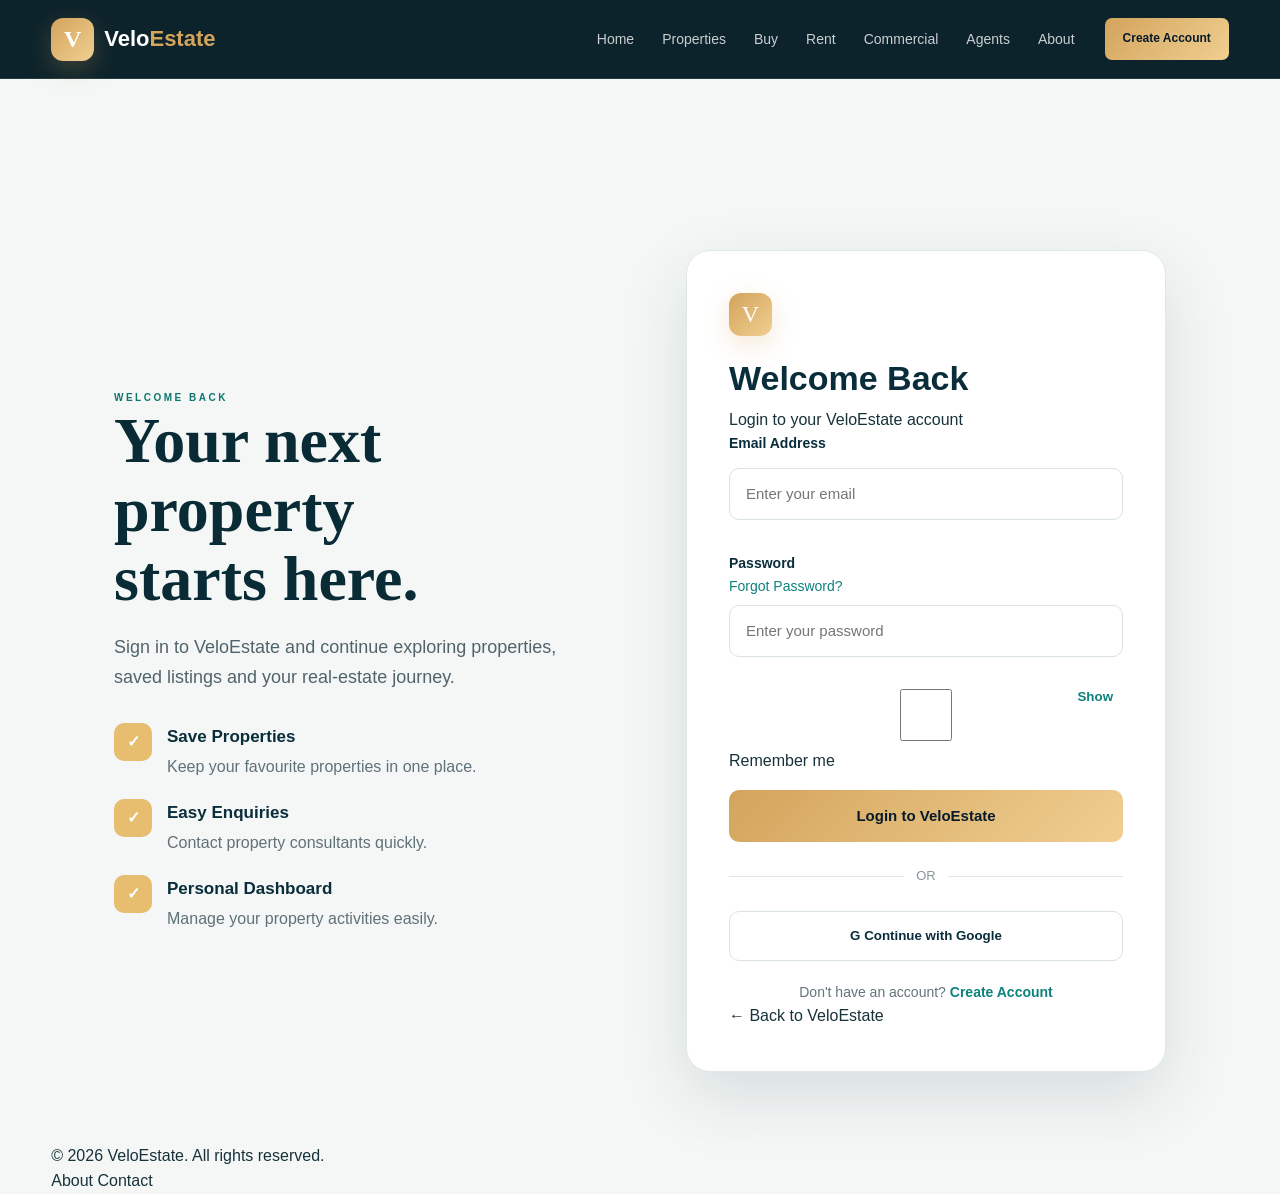
<file: login.html>
<!DOCTYPE html>
<html lang="en">

<head>
    <meta charset="UTF-8">
    <meta name="viewport" content="width=device-width, initial-scale=1.0">

    <title>Login | VeloEstate</title>

    <meta
        name="description"
        content="Login to your VeloEstate account."
    >

    <link rel="stylesheet" href="style.css">
</head>


<body class="auth-page">


<!-- =====================================================
     HEADER
===================================================== -->

<header class="site-header">

    <div class="container header-inner">

        <a href="index.html" class="logo">

            <span class="logo-mark">
                V
            </span>

            <span>
                Velo<span>Estate</span>
            </span>

        </a>


        <nav class="main-nav" id="mainNav">

            <a href="index.html">
                Home
            </a>

            <a href="properties.html">
                Properties
            </a>

            <a href="buy.html">
                Buy
            </a>

            <a href="rent.html">
                Rent
            </a>

            <a href="commercial.html">
                Commercial
            </a>

            <a href="agents.html">
                Agents
            </a>

            <a href="about.html">
                About
            </a>

        </nav>


        <div class="header-actions">

            <a
                href="register.html"
                class="btn btn-primary btn-small"
            >
                Create Account
            </a>

            <button
                class="menu-toggle"
                id="menuToggle"
                type="button"
                aria-label="Open menu"
            >
                ☰
            </button>

        </div>

    </div>

</header>



<!-- =====================================================
     LOGIN MAIN
===================================================== -->

<main>

    <section class="auth-layout">


        <!-- =================================================
             LEFT SIDE
        ================================================== -->

        <div class="auth-info">

            <span class="eyebrow">
                WELCOME BACK
            </span>


            <h1>
                Your next property
                <br>
                <span>starts here.</span>
            </h1>


            <p>
                Sign in to VeloEstate and continue exploring
                properties, saved listings and your real-estate
                journey.
            </p>


            <div class="auth-features">


                <!-- FEATURE 1 -->

                <div class="auth-feature">

                    <div class="auth-feature-icon">
                        ✓
                    </div>

                    <div>

                        <h3>
                            Save Properties
                        </h3>

                        <p>
                            Keep your favourite properties
                            in one place.
                        </p>

                    </div>

                </div>



                <!-- FEATURE 2 -->

                <div class="auth-feature">

                    <div class="auth-feature-icon">
                        ✓
                    </div>

                    <div>

                        <h3>
                            Easy Enquiries
                        </h3>

                        <p>
                            Contact property consultants
                            quickly.
                        </p>

                    </div>

                </div>



                <!-- FEATURE 3 -->

                <div class="auth-feature">

                    <div class="auth-feature-icon">
                        ✓
                    </div>

                    <div>

                        <h3>
                            Personal Dashboard
                        </h3>

                        <p>
                            Manage your property activities
                            easily.
                        </p>

                    </div>

                </div>


            </div>

        </div>



        <!-- =================================================
             LOGIN CARD
        ================================================== -->

        <div class="auth-card">


            <!-- CARD HEADER -->

            <div class="auth-card-header">

                <div class="auth-logo">

                    <span class="logo-mark">
                        V
                    </span>

                </div>


                <h2>
                    Welcome Back
                </h2>


                <p>
                    Login to your VeloEstate account
                </p>

            </div>



            <!-- =================================================
                 LOGIN FORM
            ================================================== -->

            <form
                id="loginForm"
                class="auth-form"
            >


                <!-- ERROR -->

                <div
                    id="loginError"
                    class="form-message error-message"
                    hidden
                ></div>



                <!-- EMAIL -->

                <div class="form-group">

                    <label for="loginEmail">
                        Email Address
                    </label>

                    <input
                        type="email"
                        id="loginEmail"
                        name="email"
                        placeholder="Enter your email"
                        autocomplete="email"
                        required
                    >

                </div>



                <!-- PASSWORD -->

                <div class="form-group">

                    <div class="form-label-row">

                        <label for="loginPassword">
                            Password
                        </label>

                        <a
                            href="#"
                            id="forgotPassword"
                        >
                            Forgot Password?
                        </a>

                    </div>


                    <div class="password-field">

                        <input
                            type="password"
                            id="loginPassword"
                            name="password"
                            placeholder="Enter your password"
                            autocomplete="current-password"
                            required
                        >


                        <button
                            type="button"
                            id="togglePassword"
                            class="password-toggle"
                            aria-label="Show password"
                        >
                            Show
                        </button>

                    </div>

                </div>



                <!-- REMEMBER ME -->

                <div class="form-options">

                    <label class="checkbox-label">

                        <input
                            type="checkbox"
                            id="rememberMe"
                            name="remember"
                        >

                        <span>
                            Remember me
                        </span>

                    </label>

                </div>



                <!-- LOGIN BUTTON -->

                <button
                    type="submit"
                    class="btn btn-primary btn-full"
                    id="loginButton"
                >
                    Login to VeloEstate
                </button>



                <!-- DIVIDER -->

                <div class="auth-divider">

                    <span>
                        OR
                    </span>

                </div>



                <!-- GOOGLE -->

                <div class="social-login">

                    <button
                        type="button"
                        class="social-btn"
                        id="googleLogin"
                    >

                        <span>
                            G
                        </span>

                        Continue with Google

                    </button>

                </div>


            </form>



            <!-- REGISTER -->

            <div class="auth-footer">

                <p>

                    Don't have an account?

                    <a href="register.html">
                        Create Account
                    </a>

                </p>

            </div>



            <!-- BACK -->

            <div class="auth-back">

                <a href="index.html">
                    ← Back to VeloEstate
                </a>

            </div>


        </div>

    </section>

</main>



<!-- =====================================================
     FOOTER
===================================================== -->

<footer class="site-footer">

    <div class="container">

        <div class="footer-bottom">

            <p>
                © 2026 VeloEstate. All rights reserved.
            </p>


            <div>

                <a href="about.html">
                    About
                </a>

                <a href="contact.html">
                    Contact
                </a>

            </div>

        </div>

    </div>

</footer>



<!-- =====================================================
     JAVASCRIPT
===================================================== -->

<script src="main.js"></script>

<script src="auth.js"></script>


</body>

</html>
</file>
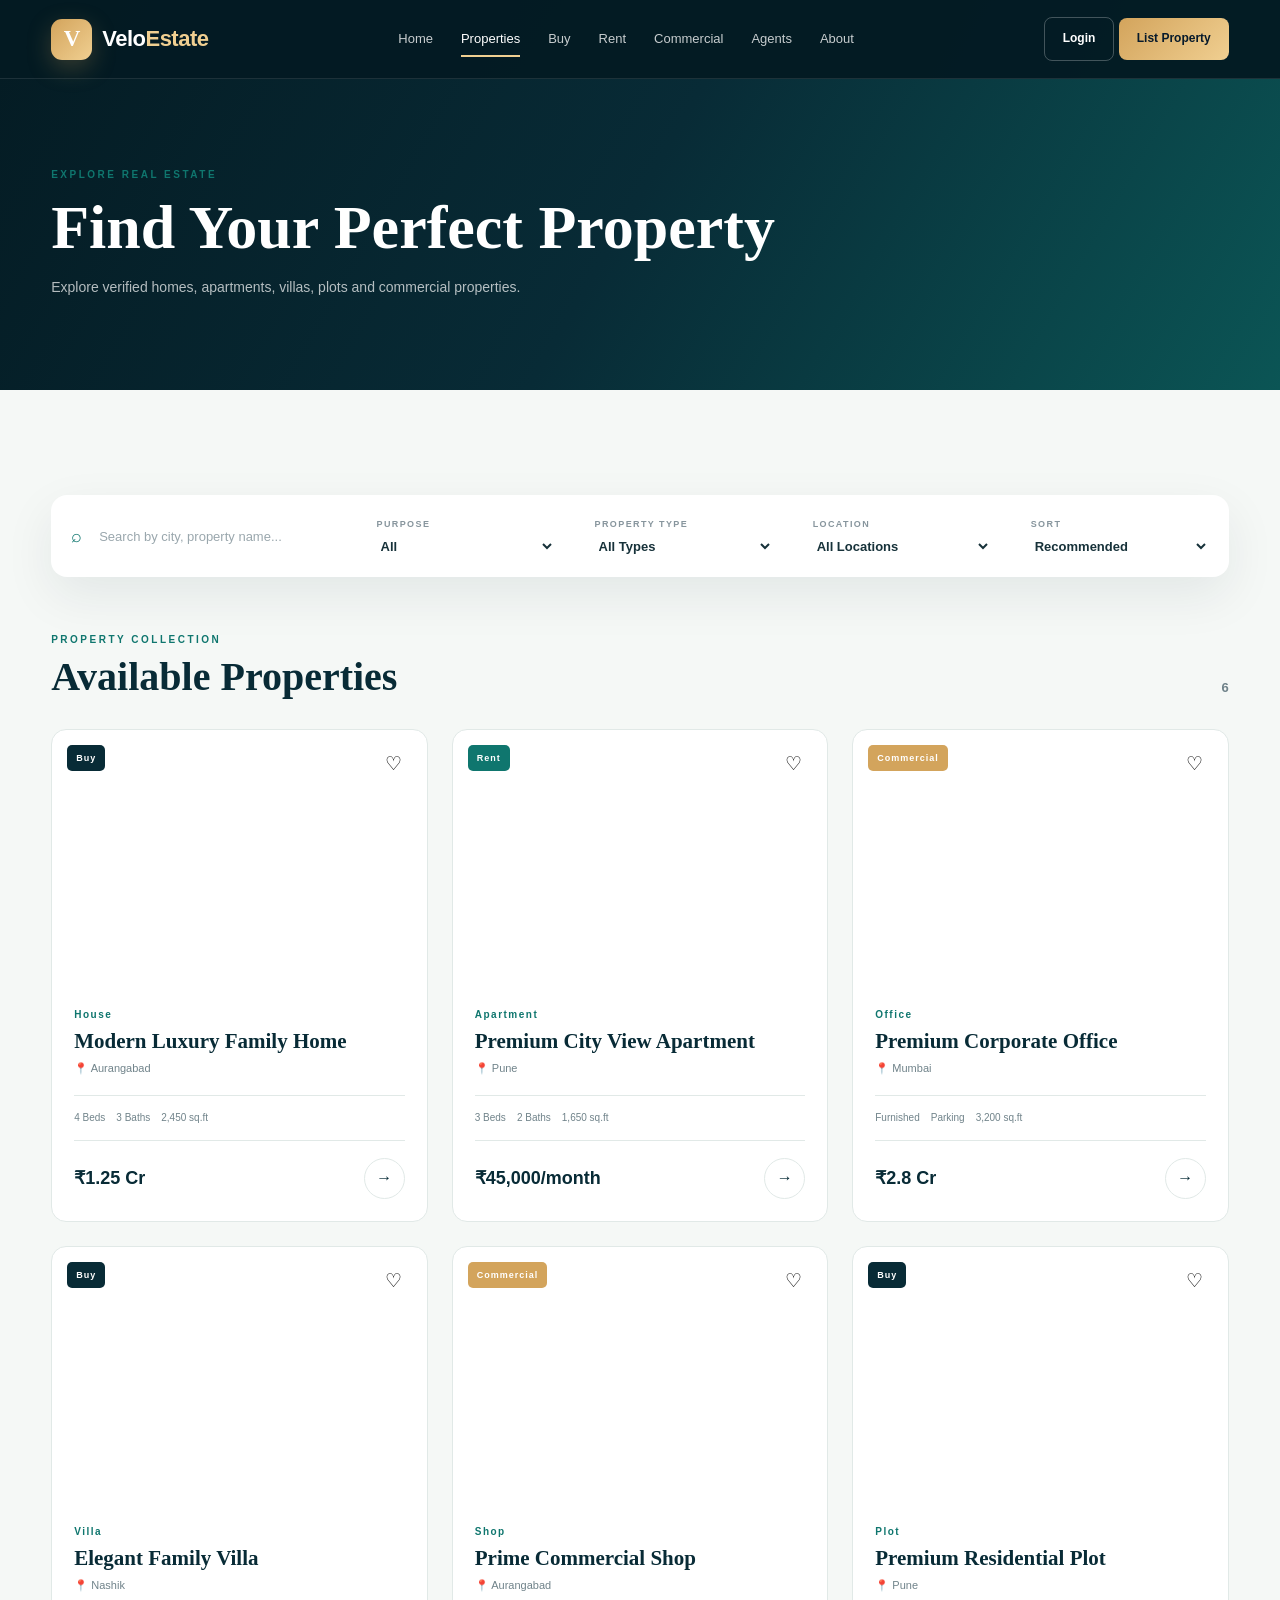
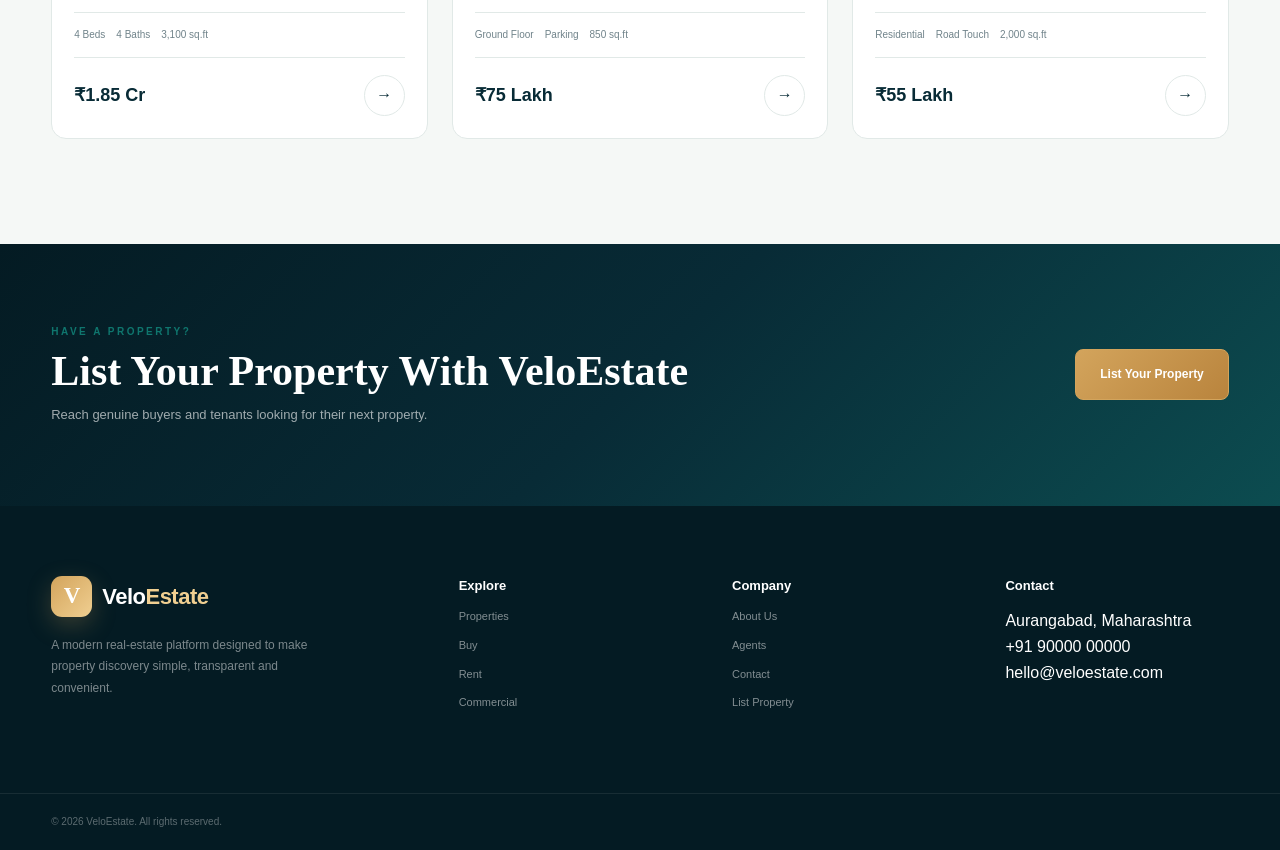
<file: properties.html>
<!DOCTYPE html>
<html lang="en">

<head>
    <meta charset="UTF-8">
    <meta name="viewport" content="width=device-width, initial-scale=1.0">

    <title>Properties | VeloEstate</title>

    <link rel="stylesheet" href="style.css">
</head>

<body>

    <!-- ================= HEADER ================= -->

    <header class="site-header">

        <div class="container header-inner">

            <a href="index.html" class="brand">

                <span class="brand-mark">
                    V
                </span>

                <span>
                    Velo<span>Estate</span>
                </span>

            </a>


            <nav class="desktop-nav">

                <a href="index.html" class="nav-link">
                    Home
                </a>

                <a href="properties.html" class="nav-link active">
                    Properties
                </a>

                <a href="buy.html" class="nav-link">
                    Buy
                </a>

                <a href="rent.html" class="nav-link">
                    Rent
                </a>

                <a href="commercial.html" class="nav-link">
                    Commercial
                </a>

                <a href="agents.html" class="nav-link">
                    Agents
                </a>

                <a href="about.html" class="nav-link">
                    About
                </a>

            </nav>


            <div class="nav-actions">

                <a
                    href="login.html"
                    class="btn btn-outline"
                >
                    Login
                </a>

                <a
                    href="list-property.html"
                    class="btn btn-gold"
                >
                    List Property
                </a>

            </div>


            <button
                class="icon-btn menu-toggle"
                id="mobileMenuToggle"
                type="button"
                aria-label="Open menu"
            >
                ☰
            </button>

        </div>


        <!-- MOBILE MENU -->

        <div
            class="mobile-menu"
            id="mainNav"
        >

            <a href="index.html">
                Home
            </a>

            <a href="properties.html">
                Properties
            </a>

            <a href="buy.html">
                Buy
            </a>

            <a href="rent.html">
                Rent
            </a>

            <a href="commercial.html">
                Commercial
            </a>

            <a href="agents.html">
                Agents
            </a>

            <a href="about.html">
                About
            </a>

            <div class="mobile-actions">

                <a
                    href="login.html"
                    class="btn btn-outline"
                >
                    Login
                </a>

                <a
                    href="list-property.html"
                    class="btn btn-gold"
                >
                    List Property
                </a>

            </div>

        </div>

    </header>


    <!-- ================= PAGE HERO ================= -->

    <section class="page-hero">

        <div class="container page-hero-content">

            <span class="eyebrow eyebrow-light">
                EXPLORE REAL ESTATE
            </span>

            <h1>
                Find Your Perfect Property
            </h1>

            <p>
                Explore verified homes, apartments, villas,
                plots and commercial properties.
            </p>

        </div>

    </section>


    <!-- ================= PROPERTIES ================= -->

    <section class="section">

        <div class="container">

            <!-- FILTER -->

            <div class="property-filter">

                <div class="filter-search">

                    <span>
                        ⌕
                    </span>

                    <input
                        type="text"
                        id="propertySearch"
                        placeholder="Search by city, property name..."
                    >

                </div>


                <div class="filter-group">

                    <label for="purposeFilter">
                        Purpose
                    </label>

                    <select id="purposeFilter">

                        <option value="all">
                            All
                        </option>

                        <option value="Buy">
                            Buy
                        </option>

                        <option value="Rent">
                            Rent
                        </option>

                        <option value="Commercial">
                            Commercial
                        </option>

                    </select>

                </div>


                <div class="filter-group">

                    <label for="typeFilter">
                        Property Type
                    </label>

                    <select id="typeFilter">

                        <option value="all">
                            All Types
                        </option>

                        <option value="House">
                            House
                        </option>

                        <option value="Apartment">
                            Apartment
                        </option>

                        <option value="Villa">
                            Villa
                        </option>

                        <option value="Office">
                            Office
                        </option>

                        <option value="Shop">
                            Shop
                        </option>

                        <option value="Plot">
                            Plot
                        </option>

                    </select>

                </div>


                <div class="filter-group">

                    <label for="locationFilter">
                        Location
                    </label>

                    <select id="locationFilter">

                        <option value="all">
                            All Locations
                        </option>

                        <option value="Aurangabad">
                            Aurangabad
                        </option>

                        <option value="Pune">
                            Pune
                        </option>

                        <option value="Mumbai">
                            Mumbai
                        </option>

                        <option value="Nashik">
                            Nashik
                        </option>

                    </select>

                </div>


                <div class="filter-group">

                    <label for="sortFilter">
                        Sort
                    </label>

                    <select id="sortFilter">

                        <option value="default">
                            Recommended
                        </option>

                        <option value="low">
                            Price: Low to High
                        </option>

                        <option value="high">
                            Price: High to Low
                        </option>

                    </select>

                </div>

            </div>


            <!-- RESULTS HEADER -->

            <div class="results-header">

                <div>

                    <span class="eyebrow">
                        PROPERTY COLLECTION
                    </span>

                    <h2>
                        Available Properties
                    </h2>

                </div>

                <p id="resultCount">
                    Showing properties
                </p>

            </div>


            <!-- PROPERTY GRID -->

            <div
                class="property-grid"
                id="propertiesGrid"
            ></div>


            <!-- NO RESULTS -->

            <div
                class="empty-state"
                id="noResults"
                style="display:none;"
            >

                <div class="empty-icon">
                    ⌂
                </div>

                <h3>
                    No Properties Found
                </h3>

                <p>
                    Try changing your search or filter options.
                </p>

                <button
                    type="button"
                    class="btn btn-outline"
                    id="clearFilters"
                >
                    Clear Filters
                </button>

            </div>

        </div>

    </section>


    <!-- ================= CTA ================= -->

    <section class="section cta">

        <div class="container">

            <div class="cta-inner">

                <div>

                    <span class="eyebrow eyebrow-light">
                        HAVE A PROPERTY?
                    </span>

                    <h2>
                        List Your Property With VeloEstate
                    </h2>

                    <p>
                        Reach genuine buyers and tenants
                        looking for their next property.
                    </p>

                </div>

                <a
                    href="list-property.html"
                    class="btn btn-gold btn-large"
                >
                    List Your Property
                </a>

            </div>

        </div>

    </section>


    <!-- ================= FOOTER ================= -->

    <footer class="footer">

        <div class="container footer-grid">

            <div>

                <a
                    href="index.html"
                    class="brand"
                >

                    <span class="brand-mark">
                        V
                    </span>

                    <span>
                        Velo<span>Estate</span>
                    </span>

                </a>

                <p class="footer-intro">
                    A modern real-estate platform designed
                    to make property discovery simple,
                    transparent and convenient.
                </p>

            </div>


            <div>

                <h4>
                    Explore
                </h4>

                <a
                    href="properties.html"
                    class="footer-link"
                >
                    Properties
                </a>

                <a
                    href="buy.html"
                    class="footer-link"
                >
                    Buy
                </a>

                <a
                    href="rent.html"
                    class="footer-link"
                >
                    Rent
                </a>

                <a
                    href="commercial.html"
                    class="footer-link"
                >
                    Commercial
                </a>

            </div>


            <div>

                <h4>
                    Company
                </h4>

                <a
                    href="about.html"
                    class="footer-link"
                >
                    About Us
                </a>

                <a
                    href="agents.html"
                    class="footer-link"
                >
                    Agents
                </a>

                <a
                    href="contact.html"
                    class="footer-link"
                >
                    Contact
                </a>

                <a
                    href="list-property.html"
                    class="footer-link"
                >
                    List Property
                </a>

            </div>


            <div>

                <h4>
                    Contact
                </h4>

                <p>
                    Aurangabad, Maharashtra
                </p>

                <p>
                    +91 90000 00000
                </p>

                <p>
                    hello@veloestate.com
                </p>

            </div>

        </div>


        <div class="footer-bottom">

            <div class="container">

                <p>
                    © 2026 VeloEstate. All rights reserved.
                </p>

            </div>

        </div>

    </footer>


    <!-- ================= JAVASCRIPT ================= -->

    <script src="main.js"></script>
    <script src="properties.js"></script>

</body>

</html>
</file>
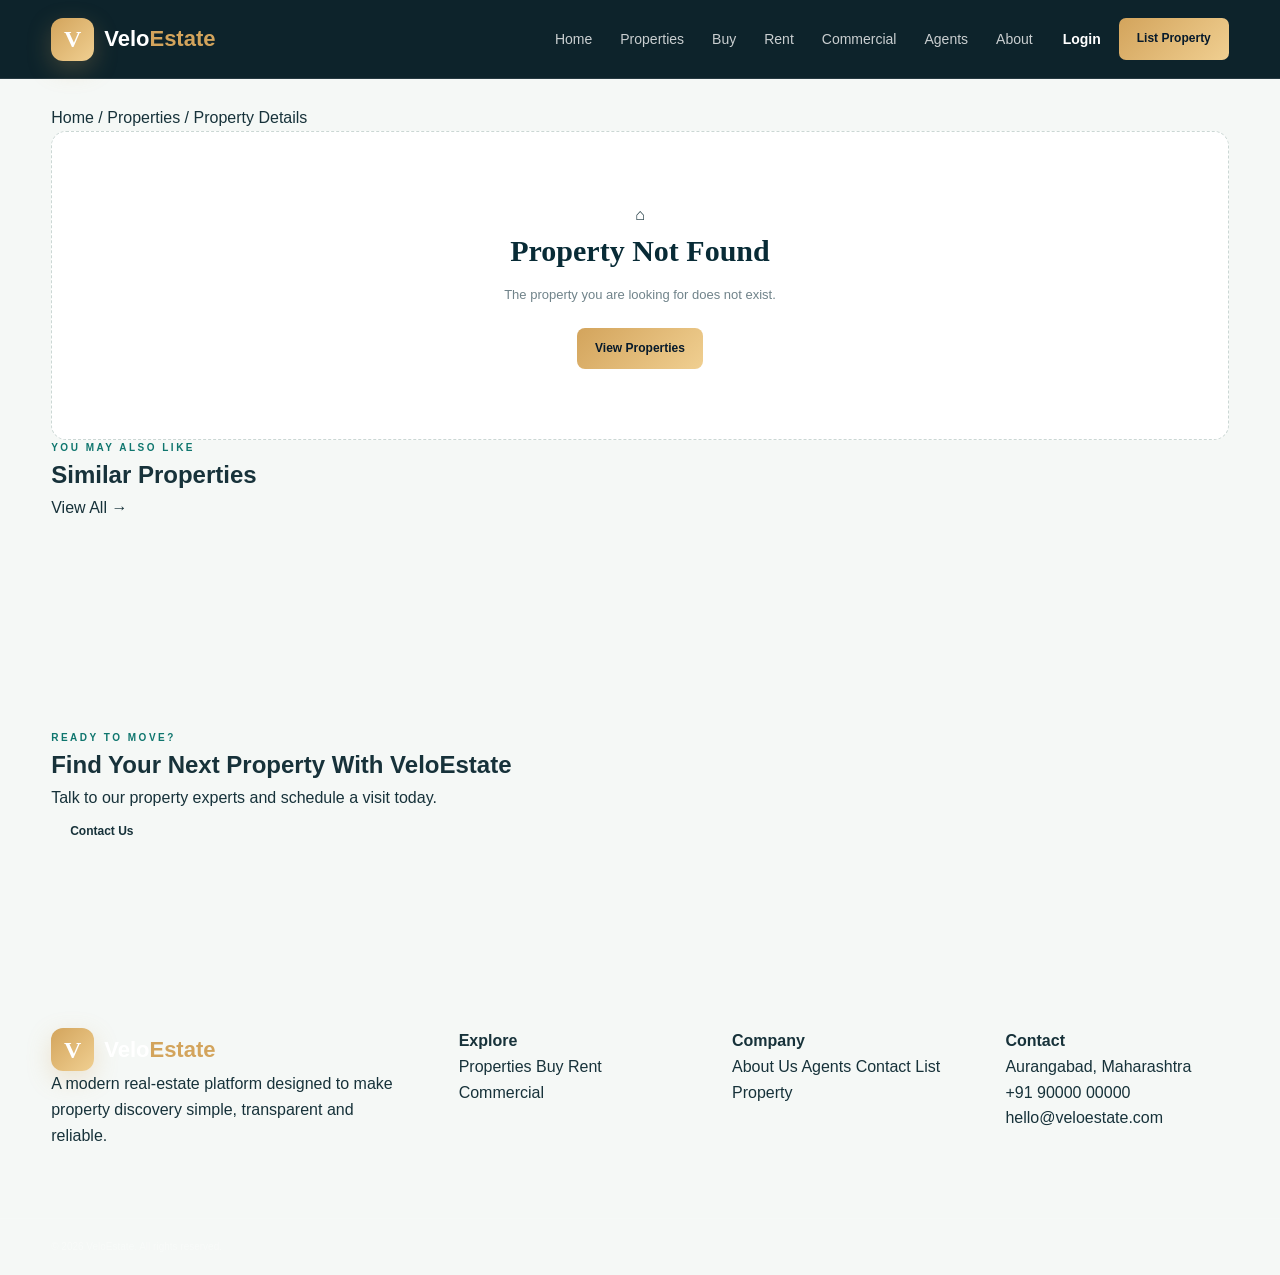
<file: property-details.html>
<!DOCTYPE html>
<html lang="en">

<head>
    <meta charset="UTF-8">
    <meta name="viewport" content="width=device-width, initial-scale=1.0">

    <title>Property Details | VeloEstate</title>

    <link rel="stylesheet" href="style.css">
</head>

<body>

<!-- =====================================================
     HEADER
===================================================== -->

<header class="site-header" id="siteHeader">

    <div class="container header-inner">

        <a href="index.html" class="logo">

            <span class="logo-mark">
                V
            </span>

            <span>
                Velo<span>Estate</span>
            </span>

        </a>


        <nav class="main-nav" id="mainNav">

            <a href="index.html">Home</a>

            <a href="properties.html">Properties</a>

            <a href="buy.html">Buy</a>

            <a href="rent.html">Rent</a>

            <a href="commercial.html">Commercial</a>

            <a href="agents.html">Agents</a>

            <a href="about.html">About</a>

        </nav>


        <div class="header-actions">

            <a href="login.html" class="login-link">
                Login
            </a>

            <a
                href="list-property.html"
                class="btn btn-primary btn-small"
            >
                List Property
            </a>

            <button
                class="menu-toggle"
                id="menuToggle"
                type="button"
            >
                ☰
            </button>

        </div>

    </div>

</header>



<!-- =====================================================
     PROPERTY DETAILS
===================================================== -->

<main>

    <section class="section property-detail-page">

        <div class="container">


            <!-- BREADCRUMB -->

            <div class="breadcrumb">

                <a href="index.html">
                    Home
                </a>

                <span>/</span>

                <a href="properties.html">
                    Properties
                </a>

                <span>/</span>

                <span id="breadcrumbTitle">
                    Property Details
                </span>

            </div>



            <!-- =================================================
                 PROPERTY DETAIL
            ================================================== -->

            <div
                class="property-detail"
                id="propertyDetail"
            ></div>



            <!-- =================================================
                 SIMILAR PROPERTIES
            ================================================== -->

            <div class="similar-properties">


                <div class="section-heading">

                    <div>

                        <span class="eyebrow">
                            YOU MAY ALSO LIKE
                        </span>

                        <h2>
                            Similar Properties
                        </h2>

                    </div>


                    <a
                        href="properties.html"
                        class="text-link"
                    >
                        View All →
                    </a>

                </div>


                <div
                    class="property-grid"
                    id="similarProperties"
                ></div>

            </div>


        </div>

    </section>

</main>



<!-- =====================================================
     CTA
===================================================== -->

<section class="section cta-section">

    <div class="container">

        <div class="cta-box">

            <div>

                <span class="eyebrow">
                    READY TO MOVE?
                </span>

                <h2>
                    Find Your Next Property With VeloEstate
                </h2>

                <p>
                    Talk to our property experts and
                    schedule a visit today.
                </p>

            </div>


            <a
                href="contact.html"
                class="btn btn-light"
            >
                Contact Us
            </a>

        </div>

    </div>

</section>



<!-- =====================================================
     FOOTER
===================================================== -->

<footer class="site-footer">

    <div class="container footer-grid">


        <!-- BRAND -->

        <div class="footer-brand">

            <a
                href="index.html"
                class="logo footer-logo"
            >

                <span class="logo-mark">
                    V
                </span>

                <span>
                    Velo<span>Estate</span>
                </span>

            </a>


            <p>
                A modern real-estate platform designed
                to make property discovery simple,
                transparent and reliable.
            </p>

        </div>



        <!-- EXPLORE -->

        <div class="footer-column">

            <h4>
                Explore
            </h4>

            <a href="properties.html">
                Properties
            </a>

            <a href="buy.html">
                Buy
            </a>

            <a href="rent.html">
                Rent
            </a>

            <a href="commercial.html">
                Commercial
            </a>

        </div>



        <!-- COMPANY -->

        <div class="footer-column">

            <h4>
                Company
            </h4>

            <a href="about.html">
                About Us
            </a>

            <a href="agents.html">
                Agents
            </a>

            <a href="contact.html">
                Contact
            </a>

            <a href="list-property.html">
                List Property
            </a>

        </div>



        <!-- CONTACT -->

        <div class="footer-column">

            <h4>
                Contact
            </h4>

            <p>
                Aurangabad, Maharashtra
            </p>

            <p>
                +91 90000 00000
            </p>

            <p>
                hello@veloestate.com
            </p>

        </div>


    </div>



    <div class="footer-bottom">

        <div class="container">

            <p>
                © 2026 VeloEstate. All rights reserved.
            </p>

        </div>

    </div>

</footer>



<!-- =====================================================
     JAVASCRIPT
===================================================== -->

<script src="main.js"></script>

<script src="property-details.js"></script>


</body>

</html>
</file>
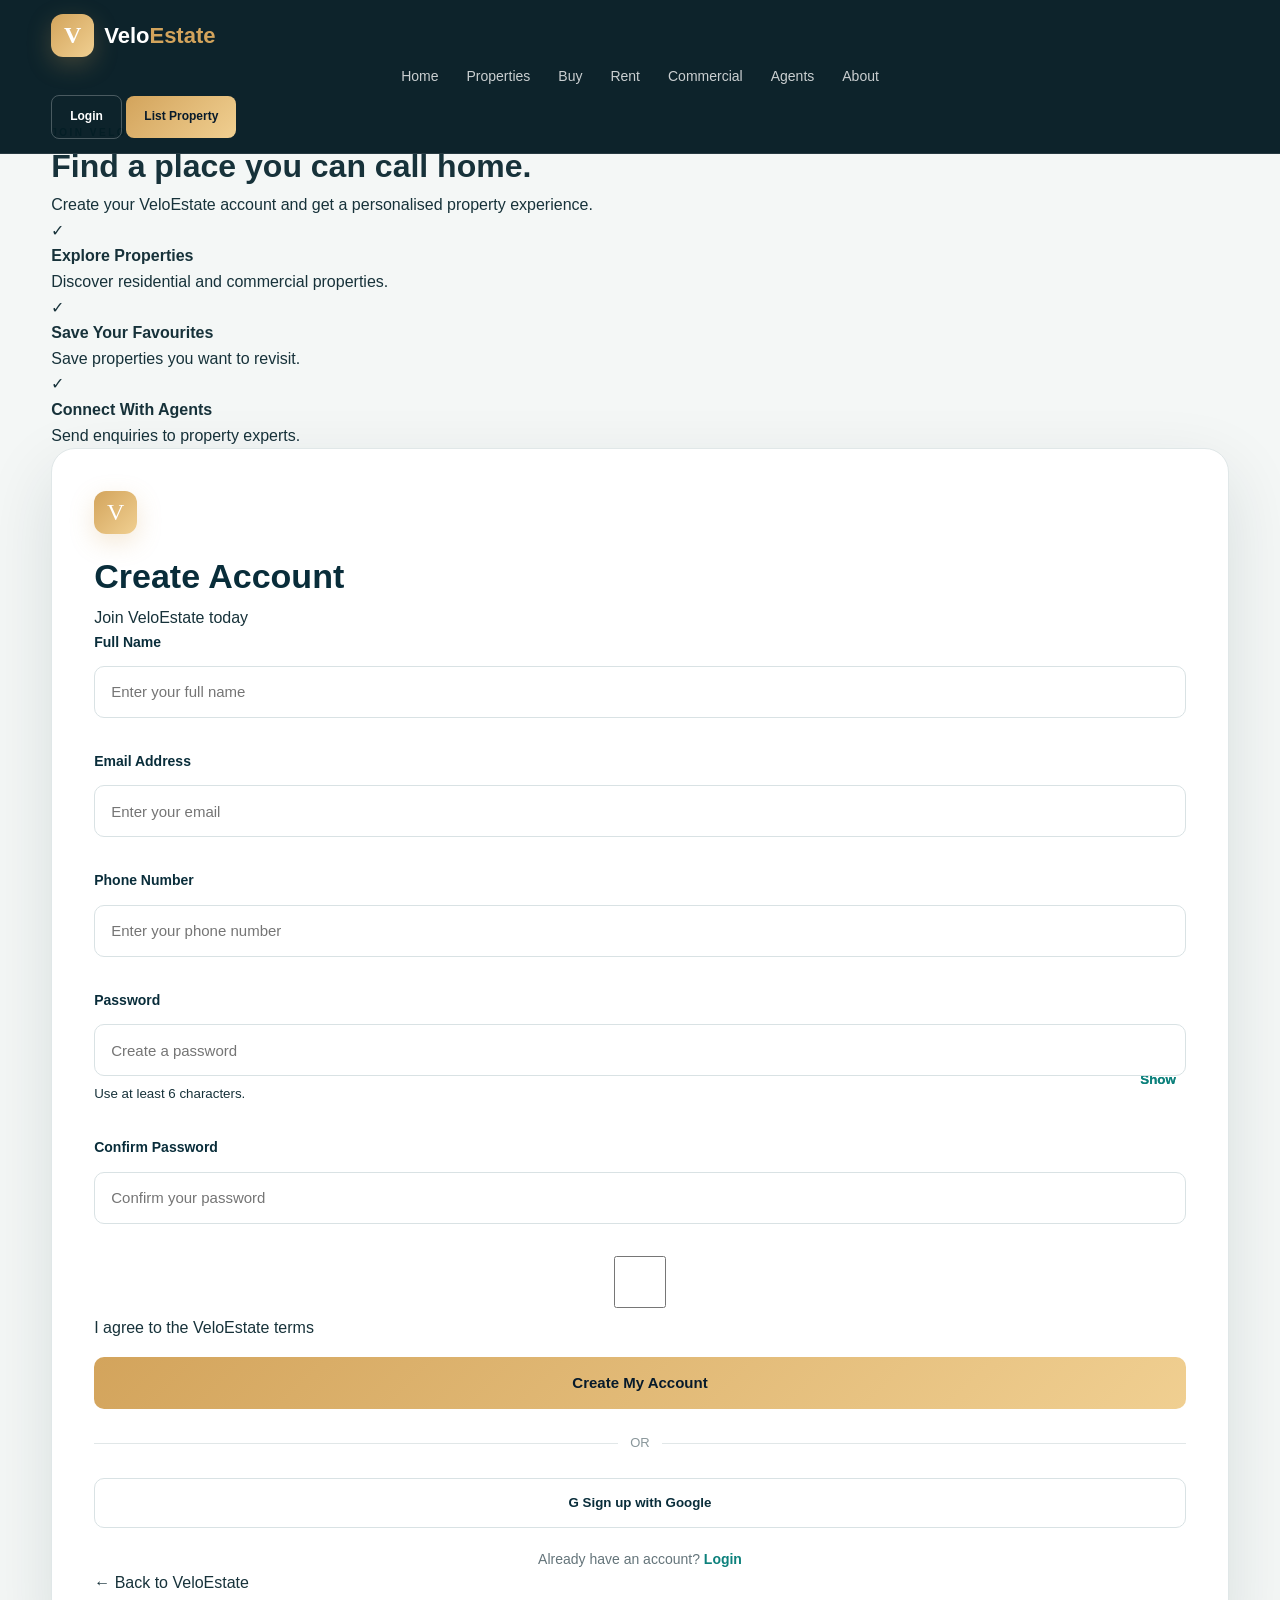
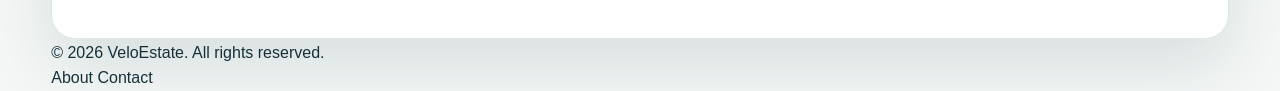
<file: register.html>
<!DOCTYPE html>
<html lang="en">
<head>
    <meta charset="UTF-8">
    <meta name="viewport" content="width=device-width, initial-scale=1.0">

    <title>Create Account | VeloEstate</title>
    <meta
        name="description"
        content="Create your VeloEstate account and start exploring properties."
    >

    <link rel="stylesheet" href="style.css">
</head>

<body class="auth-page">

    <!-- Header -->
    <header class="site-header">
        <div class="container nav-container">

            <a href="index.html" class="logo">
                <span class="logo-mark">V</span>
                <span>Velo<span>Estate</span></span>
            </a>

            <nav class="main-nav">
                <a href="index.html">Home</a>
                <a href="properties.html">Properties</a>
                <a href="buy.html">Buy</a>
                <a href="rent.html">Rent</a>
                <a href="commercial.html">Commercial</a>
                <a href="agents.html">Agents</a>
                <a href="about.html">About</a>
            </nav>

            <div class="nav-actions">
                <a href="login.html" class="btn btn-outline">
                    Login
                </a>
            </div>

            <button
                class="menu-toggle"
                id="menuToggle"
                aria-label="Open menu"
            >
                ☰
            </button>

        </div>
    </header>


    <!-- Register Section -->
    <main class="auth-main">

        <div class="container">

            <div class="auth-shell">

                <!-- Left Side -->
                <div class="auth-side">

                    <div class="auth-side-content">

                        <span class="eyebrow">JOIN VELOESTATE</span>

                        <h1>
                            Find a place
                            <span>you can call home.</span>
                        </h1>

                        <p>
                            Create your VeloEstate account and get a
                            personalised property experience.
                        </p>

                        <div class="auth-benefits">

                            <div class="auth-benefit">

                                <div class="benefit-icon">✓</div>

                                <div>
                                    <strong>Explore Properties</strong>
                                    <p>
                                        Discover residential and commercial
                                        properties.
                                    </p>
                                </div>

                            </div>


                            <div class="auth-benefit">

                                <div class="benefit-icon">✓</div>

                                <div>
                                    <strong>Save Your Favourites</strong>
                                    <p>
                                        Save properties you want to revisit.
                                    </p>
                                </div>

                            </div>


                            <div class="auth-benefit">

                                <div class="benefit-icon">✓</div>

                                <div>
                                    <strong>Connect With Agents</strong>
                                    <p>
                                        Send enquiries to property experts.
                                    </p>
                                </div>

                            </div>

                        </div>

                    </div>

                </div>


                <!-- Register Card -->
                <div class="auth-card">

                    <div class="auth-card-header">

                        <div class="auth-logo">
                            <span class="logo-mark">V</span>
                        </div>

                        <h2>Create Account</h2>

                        <p>
                            Join VeloEstate today
                        </p>

                    </div>


                    <!-- Register Form -->
                    <form id="registerForm" class="auth-form">

                        <!-- Error -->
                        <div
                            id="registerError"
                            class="form-message error-message"
                            hidden
                        ></div>


                        <!-- Full Name -->
                        <div class="form-group">

                            <label for="registerName">
                                Full Name
                            </label>

                            <input
                                type="text"
                                id="registerName"
                                name="name"
                                placeholder="Enter your full name"
                                autocomplete="name"
                                required
                            >

                        </div>


                        <!-- Email -->
                        <div class="form-group">

                            <label for="registerEmail">
                                Email Address
                            </label>

                            <input
                                type="email"
                                id="registerEmail"
                                name="email"
                                placeholder="Enter your email"
                                autocomplete="email"
                                required
                            >

                        </div>


                        <!-- Phone -->
                        <div class="form-group">

                            <label for="registerPhone">
                                Phone Number
                            </label>

                            <input
                                type="tel"
                                id="registerPhone"
                                name="phone"
                                placeholder="Enter your phone number"
                                autocomplete="tel"
                                maxlength="10"
                                required
                            >

                        </div>


                        <!-- Password -->
                        <div class="form-group">

                            <label for="registerPassword">
                                Password
                            </label>

                            <div class="password-field">

                                <input
                                    type="password"
                                    id="registerPassword"
                                    name="password"
                                    placeholder="Create a password"
                                    autocomplete="new-password"
                                    required
                                >

                                <button
                                    type="button"
                                    id="toggleRegisterPassword"
                                    class="password-toggle"
                                    aria-label="Show password"
                                >
                                    Show
                                </button>

                            </div>

                            <small>
                                Use at least 6 characters.
                            </small>

                        </div>


                        <!-- Confirm Password -->
                        <div class="form-group">

                            <label for="confirmPassword">
                                Confirm Password
                            </label>

                            <div class="password-field">

                                <input
                                    type="password"
                                    id="confirmPassword"
                                    name="confirmPassword"
                                    placeholder="Confirm your password"
                                    autocomplete="new-password"
                                    required
                                >

                                <button
                                    type="button"
                                    id="toggleConfirmPassword"
                                    class="password-toggle"
                                    aria-label="Show password"
                                >
                                    Show
                                </button>

                            </div>

                        </div>


                        <!-- Terms -->
                        <div class="form-options">

                            <label class="checkbox-label">

                                <input
                                    type="checkbox"
                                    id="termsAgreement"
                                    name="terms"
                                    required
                                >

                                <span>
                                    I agree to the
                                    <a href="about.html">
                                        VeloEstate terms
                                    </a>
                                </span>

                            </label>

                        </div>


                        <!-- Register Button -->
                        <button
                            type="submit"
                            class="btn btn-primary btn-full"
                            id="registerButton"
                        >
                            Create My Account
                        </button>


                        <!-- Divider -->
                        <div class="auth-divider">
                            <span>OR</span>
                        </div>


                        <!-- Google -->
                        <div class="social-login">

                            <button
                                type="button"
                                class="social-btn"
                                id="googleRegister"
                            >
                                <span>G</span>
                                Sign up with Google
                            </button>

                        </div>

                    </form>


                    <!-- Login -->
                    <div class="auth-footer">

                        <p>
                            Already have an account?
                            <a href="login.html">
                                Login
                            </a>
                        </p>

                    </div>


                    <!-- Back Home -->
                    <div class="auth-back">

                        <a href="index.html">
                            ← Back to VeloEstate
                        </a>

                    </div>

                </div>

            </div>

        </div>

    </main>


    <!-- Footer -->
    <footer class="site-footer">

        <div class="container">

            <div class="footer-bottom">

                <p>
                    © 2026 VeloEstate. All rights reserved.
                </p>

                <div>
                    <a href="about.html">About</a>
                    <a href="contact.html">Contact</a>
                </div>

            </div>

        </div>

    </footer>


    <!-- JavaScript -->
    <script src="main.js"></script>
    <script src="auth.js"></script>

</body>
</html>
</file>
<file: style.css>
/* =========================================================
   VELOESTATE — MULTI PAGE WEBSITE
   MAIN STYLE
========================================================= */

* {
    margin: 0;
    padding: 0;
    box-sizing: border-box;
}

:root {
    --navy: #082b36;
    --navy-dark: #041b23;
    --teal: #0f766e;
    --teal-light: #2dd4bf;

    --gold: #d3a45c;
    --gold-light: #f0cf91;

    --cream: #f5f8f6;
    --white: #ffffff;

    --text: #17323a;
    --muted: #70838a;

    --border: #e1e9e7;

    --shadow:
        0 20px 60px rgba(4, 40, 50, .12);

    --shadow-heavy:
        0 30px 80px rgba(4, 35, 44, .22);
}

html {
    scroll-behavior: smooth;
}

body {
    font-family: "DM Sans", sans-serif;
    color: var(--text);
    background: var(--cream);
    line-height: 1.6;
    overflow-x: hidden;
}

button,
input,
select,
textarea {
    font-family: inherit;
}

button {
    cursor: pointer;
}

a {
    text-decoration: none;
    color: inherit;
}

img {
    display: block;
    width: 100%;
}

.container {
    width: min(1180px, 92%);
    margin: auto;
}


/* =========================================================
   SCROLL BAR
========================================================= */

.scroll-progress {
    position: fixed;
    top: 0;
    left: 0;
    width: 0;
    height: 3px;
    z-index: 9999;

    background:
        linear-gradient(
            90deg,
            var(--teal),
            var(--gold),
            var(--teal-light)
        );
}


/* =========================================================
   HEADER
========================================================= */

.site-header {
    position: absolute;
    top: 0;
    left: 0;
    right: 0;

    z-index: 1000;

    padding: 21px 0;

    border-bottom:
        1px solid rgba(255,255,255,.12);

    transition: .3s ease;
}

.site-header.scrolled {
    position: fixed;

    padding: 12px 0;

    background:
        rgba(4,27,35,.95);

    backdrop-filter: blur(15px);

    box-shadow:
        0 10px 35px rgba(0,0,0,.15);
}

.header-inner {
    display: flex;
    align-items: center;
    justify-content: space-between;
    gap: 25px;
}


/* =========================================================
   BRAND
========================================================= */

.brand {
    display: flex;
    align-items: center;
    gap: 10px;

    color: white;

    font-size: 22px;
    font-weight: 700;

    letter-spacing: -.5px;
}

.brand > span:last-child > span {
    color: var(--gold-light);
}

.brand-mark {
    width: 41px;
    height: 41px;

    display: grid;
    place-items: center;

    border-radius: 11px;

    color: white;

    background:
        linear-gradient(
            135deg,
            var(--gold),
            var(--gold-light)
        );

    font-family:
        "Playfair Display",
        serif;

    font-size: 23px;

    box-shadow:
        0 8px 25px
        rgba(211,164,92,.25);
}


/* =========================================================
   NAV
========================================================= */

.desktop-nav {
    display: flex;
    gap: 28px;
}

.nav-link {
    position: relative;

    padding: 8px 0;

    color:
        rgba(255,255,255,.78);

    font-size: 13px;

    transition: .25s;
}

.nav-link:hover,
.nav-link.active {
    color: white;
}

.nav-link.active::after {
    content: "";

    position: absolute;

    left: 0;
    right: 0;
    bottom: 0;

    height: 2px;

    background:
        var(--gold-light);
}


/* =========================================================
   BUTTONS
========================================================= */

.btn {
    position: relative;

    display: inline-flex;

    align-items: center;
    justify-content: center;

    gap: 7px;

    padding:
        11px 18px;

    border:
        1px solid transparent;

    border-radius: 8px;

    font-size: 12px;
    font-weight: 700;

    transition:
        .25s ease;

    overflow: hidden;
}

.btn:hover {
    transform: translateY(-2px);
}

.btn-gold {
    color: white;

    background:
        linear-gradient(
            135deg,
            var(--gold),
            #b9843d
        );

    border-color:
        var(--gold);
}

.btn-dark {
    color: white;

    background:
        var(--navy);

    border-color:
        var(--navy);
}

.btn-dark:hover {
    background:
        var(--teal);

    border-color:
        var(--teal);
}

.btn-ghost {
    color: white;
    background: transparent;
}

.btn-outline {
    color: white;

    background: transparent;

    border-color:
        rgba(255,255,255,.25);
}

.btn-large {
    padding:
        15px 24px;
}


/* =========================================================
   MOBILE
========================================================= */

.icon-btn {
    border: 0;
    background: transparent;
    color: white;
    font-size: 25px;
}

.menu-toggle {
    display: none;
}

.mobile-menu {
    display: none;
}


/* =========================================================
   HERO
========================================================= */

.hero {
    position: relative;

    min-height: 760px;

    display: flex;
    align-items: center;

    overflow: hidden;
}

.hero-bg {
    position: absolute;
    inset: 0;

    background:
        url(
            "https://images.unsplash.com/photo-1600607687920-4e2a09cf159d?auto=format&fit=crop&w=2200&q=90"
        )
        center / cover;

    animation:
        heroZoom 14s ease-in-out infinite alternate;
}

@keyframes heroZoom {
    from {
        transform: scale(1.02);
    }

    to {
        transform: scale(1.09);
    }
}

.hero-shade {
    position: absolute;
    inset: 0;

    background:
        linear-gradient(
            90deg,
            rgba(4,27,35,.96),
            rgba(4,27,35,.72) 48%,
            rgba(4,27,35,.18)
        );
}

.hero-content {
    position: relative;
    z-index: 2;

    padding-top: 90px;
}

.eyebrow {
    display: block;

    color: var(--teal);

    font-size: 10px;
    font-weight: 800;

    letter-spacing: 2.5px;
}

.eyebrow.light {
    color: var(--gold-light);
}

.hero h1 {
    max-width: 800px;

    margin-top: 15px;

    color: white;

    font-family:
        "Playfair Display",
        serif;

    font-size:
        clamp(48px, 6.2vw, 78px);

    line-height: 1.03;

    letter-spacing: -2px;
}

.hero h1 em {
    font-style: normal;

    background:
        linear-gradient(
            90deg,
            var(--gold-light),
            white,
            var(--gold-light)
        );

    background-size: 200%;

    background-clip: text;
    -webkit-background-clip: text;
    -webkit-text-fill-color: transparent;

    animation:
        gradientMove 4s linear infinite;
}

@keyframes gradientMove {
    to {
        background-position: 200%;
    }
}

.hero-content > p {
    max-width: 570px;

    margin-top: 22px;

    color:
        rgba(255,255,255,.72);

    font-size: 14px;

    line-height: 1.8;
}


/* =========================================================
   SEARCH
========================================================= */

.search-panel {
    max-width: 1080px;

    margin-top: 48px;

    overflow: hidden;

    background: white;

    border-radius: 15px;

    box-shadow:
        0 30px 80px
        rgba(0,0,0,.28);
}

.search-tabs {
    display: flex;

    padding: 0 24px;

    border-bottom:
        1px solid var(--border);
}

.search-tab {
    position: relative;

    border: 0;

    padding:
        17px 22px;

    background: transparent;

    color:
        #718096;

    font-size: 17px;
}

.search-tab.active {
    color:
        var(--navy);

    font-weight: 700;
}

.search-tab.active::after {
    content: "";

    position: absolute;

    left: 0;
    right: 0;
    bottom: -1px;

    height: 3px;

    background:
        var(--teal);
}

.search-form {
    display: grid;

    grid-template-columns:
        1.15fr 1fr 1fr auto;

    padding: 20px;
}

.search-field {
    padding:
        0 19px;

    border-right:
        1px solid var(--border);
}

.search-field > span {
    display: block;

    margin-bottom: 8px;

    color: #98a5ad;

    font-size: 10px;

    font-weight: 800;

    letter-spacing: 1.3px;

    text-transform: uppercase;
}

.search-field > div {
    display: flex;
    align-items: center;

    gap: 10px;
}

.search-field b {
    color: var(--teal);
}

.search-field input,
.search-field select {
    width: 100%;

    border: 0;
    outline: 0;

    background: transparent;

    color: var(--text);

    font-size: 14px;
}

.search-submit {
    min-width: 180px;

    margin-left: 18px;

    border: 0;

    border-radius: 9px;

    color: white;

    background:
        linear-gradient(
            135deg,
            var(--navy),
            var(--teal)
        );

    font-weight: 800;

    transition: .3s;
}

.search-submit:hover {
    transform:
        translateY(-2px);

    box-shadow:
        0 12px 30px
        rgba(15,118,110,.25);
}

.search-submit span {
    margin-left: 8px;

    color:
        var(--gold-light);
}


/* =========================================================
   SECTIONS
========================================================= */

.section {
    padding:
        105px 0;
}

.categories,
.about {
    background: white;
}

.section-head {
    display: flex;

    align-items: end;

    justify-content: space-between;

    gap: 30px;

    margin-bottom: 42px;
}

.section-head h2,
.about-copy h2 {
    margin-top: 7px;

    color:
        var(--navy);

    font-family:
        "Playfair Display",
        serif;

    font-size: 43px;

    line-height: 1.12;
}

.section-head > p {
    max-width: 410px;

    color:
        var(--muted);

    font-size: 13px;
}


/* =========================================================
   CATEGORY GRID
========================================================= */

.category-grid {
    display: grid;

    grid-template-columns:
        repeat(6, 1fr);

    gap: 14px;
}

.category-card {
    position: relative;

    overflow: hidden;

    padding:
        28px 14px;

    border:
        1px solid transparent;

    border-radius: 14px;

    background:
        #f3f8f6;

    text-align: center;

    transition:
        .35s ease;
}

.category-card:hover {
    transform:
        translateY(-8px);

    background: white;

    border-color:
        rgba(15,118,110,.25);

    box-shadow:
        var(--shadow);
}

.category-icon {
    width: 58px;
    height: 58px;

    display: grid;
    place-items: center;

    margin: auto;

    border-radius: 50%;

    background:
        rgba(15,118,110,.1);

    font-size: 25px;

    transition: .3s;
}

.category-card:hover .category-icon {
    transform:
        scale(1.1)
        rotate(-7deg);

    background:
        var(--teal);
}

.category-card strong {
    display: block;

    margin-top: 15px;

    font-size: 14px;
}

.category-card small {
    display: block;

    margin:
        4px 0 12px;

    color:
        #98a2b3;

    font-size: 10px;
}

.category-link {
    color:
        var(--teal);

    font-size: 11px;
    font-weight: 800;
}


/* =========================================================
   LISTINGS
========================================================= */

.listings {
    background:
        var(--cream);
}

.text-btn {
    color:
        var(--teal);

    font-size: 12px;

    font-weight: 800;
}

.results-bar {
    display: flex;

    justify-content: space-between;

    margin:
        -18px 0 22px;

    color:
        #8a98a0;

    font-size: 11px;
}

.property-grid {
    display: grid;

    grid-template-columns:
        repeat(3, 1fr);

    gap: 24px;
}


/* =========================================================
   PROPERTY CARD
========================================================= */

.property-card {
    overflow: hidden;

    border:
        1px solid var(--border);

    border-radius: 15px;

    background: white;

    transition:
        .4s ease;
}

.property-card:hover {
    transform:
        translateY(-8px);

    box-shadow:
        var(--shadow);
}

.property-image {
    position: relative;

    height: 255px;

    overflow: hidden;
}

.property-image img {
    height: 100%;

    object-fit: cover;

    transition:
        .7s ease;
}

.property-card:hover
.property-image img {
    transform:
        scale(1.08);
}

.badge {
    position: absolute;

    top: 15px;
    left: 15px;

    padding:
        6px 9px;

    border-radius: 5px;

    color: white;

    background:
        var(--navy);

    font-size: 9px;
    font-weight: 800;

    letter-spacing: 1px;
}

.badge.rent {
    background:
        var(--teal);
}

.badge.commercial {
    background:
        var(--gold);
}

.favorite {
    position: absolute;

    top: 14px;
    right: 14px;

    width: 39px;
    height: 39px;

    border: 0;

    border-radius: 50%;

    background:
        rgba(255,255,255,.95);

    font-size: 19px;

    transition: .25s;
}

.favorite:hover {
    transform:
        scale(1.1);
}

.favorite.liked {
    color:
        #d64b63;
}

.property-body {
    padding: 22px;
}

.property-type {
    color:
        var(--teal);

    font-size: 10px;

    font-weight: 800;

    letter-spacing: 1.5px;
}

.property-body h3 {
    margin:
        6px 0;

    color:
        var(--navy);

    font-family:
        "Playfair Display",
        serif;

    font-size: 21px;

    line-height: 1.2;
}

.location {
    color:
        var(--muted);

    font-size: 11px;
}

.details {
    display: flex;

    flex-wrap: wrap;

    gap: 11px;

    padding:
        14px 0;

    margin:
        17px 0;

    border-top:
        1px solid var(--border);

    border-bottom:
        1px solid var(--border);

    color:
        var(--muted);

    font-size: 10px;
}

.property-bottom {
    display: flex;

    align-items: center;

    justify-content: space-between;
}

.property-bottom small {
    display: block;

    color:
        #98a2b3;

    font-size: 9px;
}

.price {
    color:
        var(--navy);

    font-size: 18px;

    font-weight: 800;
}

.arrow {
    width: 41px;
    height: 41px;

    display: grid;
    place-items: center;

    border:
        1px solid var(--border);

    border-radius: 50%;

    background: white;

    color:
        var(--navy);

    transition: .3s;
}

.arrow:hover {
    color: white;

    background:
        var(--teal);

    border-color:
        var(--teal);

    transform:
        rotate(-45deg);
}


/* =========================================================
   CTA
========================================================= */

.cta {
    position: relative;

    overflow: hidden;

    padding:
        80px 0;

    background:
        linear-gradient(
            135deg,
            var(--navy-dark),
            var(--navy),
            #0c4c50
        );
}

.cta-inner {
    position: relative;
    z-index: 2;

    display: flex;

    align-items: center;

    justify-content: space-between;

    gap: 35px;
}

.cta h2 {
    max-width: 680px;

    margin-top: 7px;

    color: white;

    font-family:
        "Playfair Display",
        serif;

    font-size: 42px;

    line-height: 1.15;
}

.cta p {
    margin-top: 10px;

    color:
        rgba(255,255,255,.62);

    font-size: 13px;
}


/* =========================================================
   ABOUT
========================================================= */

.about-grid {
    display: grid;

    grid-template-columns:
        1fr 1fr;

    gap: 85px;

    align-items: center;
}

.about-photo {
    position: relative;

    padding-right: 34px;
}

.about-photo img {
    height: 500px;

    object-fit: cover;

    border-radius: 15px;
}

.experience {
    position: absolute;

    right: 0;
    bottom: 30px;

    display: flex;

    align-items: center;

    gap: 13px;

    padding:
        19px 22px;

    border-radius: 10px;

    color: white;

    background:
        linear-gradient(
            135deg,
            var(--navy),
            var(--teal)
        );

    box-shadow:
        var(--shadow);
}

.experience strong {
    color:
        var(--gold-light);

    font-family:
        "Playfair Display",
        serif;

    font-size: 34px;
}

.experience span {
    font-size: 10px;
}

.about-copy > p {
    margin-top: 18px;

    color:
        var(--muted);

    font-size: 13px;

    line-height: 1.9;
}

.about-copy h2 em {
    color:
        var(--teal);

    font-style: normal;
}

.stats {
    display: flex;

    gap: 45px;

    margin:
        30px 0;
}

.stats strong {
    display: block;

    color:
        var(--navy);

    font-family:
        "Playfair Display",
        serif;

    font-size: 25px;
}

.stats span {
    color:
        #98a2b3;

    font-size: 10px;
}


/* =========================================================
   FOOTER
========================================================= */

.footer {
    color: white;

    background:
        var(--navy-dark);
}

.footer-grid {
    display: grid;

    grid-template-columns:
        1.6fr 1fr 1fr 1fr;

    gap: 50px;

    padding:
        70px 0;
}

.footer-intro {
    max-width: 280px;

    margin-top: 18px;

    color:
        rgba(255,255,255,.48);

    font-size: 12px;

    line-height: 1.8;
}

.footer h4 {
    margin-bottom: 12px;

    font-size: 13px;
}

.footer-link {
    display: block;

    width: max-content;

    margin-bottom: 11px;

    color:
        rgba(255,255,255,.5);

    font-size: 11px;

    transition: .25s;
}

.footer-link:hover {
    color:
        var(--gold-light);

    transform:
        translateX(3px);
}

.socials {
    display: flex;

    gap: 8px;

    margin-top: 20px;
}

.socials a {
    width: 35px;
    height: 35px;

    display: grid;
    place-items: center;

    border:
        1px solid
        rgba(255,255,255,.15);

    border-radius: 50%;

    color: white;

    font-size: 12px;

    transition: .25s;
}

.socials a:hover {
    background:
        var(--teal);

    border-color:
        var(--teal);

    transform:
        translateY(-3px);
}

.footer-bottom {
    border-top:
        1px solid
        rgba(255,255,255,.08);
}

.footer-bottom .container {
    display: flex;

    align-items: center;

    justify-content: space-between;

    gap: 20px;

    padding:
        20px 0;

    color:
        rgba(255,255,255,.35);

    font-size: 10px;
}

.footer-bottom .footer-link {
    display: inline-block;

    margin-left: 18px;
}


/* =========================================================
   GENERAL INNER PAGES
========================================================= */

.page-hero {
    position: relative;

    min-height: 390px;

    display: flex;
    align-items: center;

    background:
        linear-gradient(
            120deg,
            var(--navy-dark),
            var(--navy),
            #0b5555
        );

    color: white;
}

.page-hero-content {
    padding-top: 75px;
}

.page-hero h1 {
    margin-top: 10px;

    font-family:
        "Playfair Display",
        serif;

    font-size:
        clamp(42px, 5vw, 62px);

    line-height: 1.1;
}

.page-hero p {
    max-width: 600px;

    margin-top: 15px;

    color:
        rgba(255,255,255,.7);

    font-size: 14px;
}


/* =========================================================
   FILTER BAR
========================================================= */

.filter-bar {
    display: flex;

    flex-wrap: wrap;

    gap: 12px;

    margin-bottom: 35px;

    padding: 18px;

    border:
        1px solid var(--border);

    border-radius: 12px;

    background: white;

    box-shadow:
        0 10px 30px
        rgba(0,0,0,.04);
}

.filter-bar input,
.filter-bar select {
    min-width: 160px;

    flex: 1;

    padding:
        12px 14px;

    border:
        1px solid var(--border);

    border-radius: 7px;

    outline: none;

    background: white;

    color: var(--text);
}

.filter-bar input:focus,
.filter-bar select:focus {
    border-color:
        var(--teal);
}


/* =========================================================
   PROPERTY DETAIL PAGE
========================================================= */

.property-detail-grid {
    display: grid;

    grid-template-columns:
        1.35fr .65fr;

    gap: 30px;
}

.detail-gallery {
    overflow: hidden;

    border-radius: 15px;

    background: white;
}

.detail-gallery-main {
    height: 520px;

    object-fit: cover;
}

.detail-info {
    padding: 30px;

    border:
        1px solid var(--border);

    border-radius: 15px;

    background: white;

    box-shadow:
        var(--shadow);
}

.detail-info h1 {
    margin:
        8px 0;

    color:
        var(--navy);

    font-family:
        "Playfair Display",
        serif;

    font-size: 34px;

    line-height: 1.15;
}

.detail-price {
    margin:
        20px 0;

    color:
        var(--teal);

    font-size: 28px;

    font-weight: 800;
}

.amenities-grid {
    display: grid;

    grid-template-columns:
        1fr 1fr;

    gap: 10px;

    margin:
        20px 0;
}

.amenity {
    padding:
        12px;

    border-radius: 8px;

    background:
        var(--cream);

    color:
        var(--muted);

    font-size: 12px;
}

.detail-description {
    margin-top: 40px;

    padding: 30px;

    border-radius: 14px;

    background: white;
}

.detail-description h2 {
    margin-bottom: 15px;

    color:
        var(--navy);

    font-family:
        "Playfair Display",
        serif;
}


/* =========================================================
   AGENTS
========================================================= */

.agent-grid {
    display: grid;

    grid-template-columns:
        repeat(3, 1fr);

    gap: 24px;
}

.agent-card {
    overflow: hidden;

    border:
        1px solid var(--border);

    border-radius: 15px;

    background: white;

    transition: .3s;
}

.agent-card:hover {
    transform:
        translateY(-7px);

    box-shadow:
        var(--shadow);
}

.agent-card img {
    height: 280px;

    object-fit: cover;
}

.agent-content {
    padding: 22px;
}

.agent-content h3 {
    color:
        var(--navy);

    font-family:
        "Playfair Display",
        serif;

    font-size: 22px;
}

.agent-content p {
    margin-top: 5px;

    color:
        var(--muted);

    font-size: 12px;
}


/* =========================================================
   FORM PAGE
========================================================= */

.form-wrapper {
    width:
        min(700px,100%);

    margin:
        auto;
}

.form-card {
    padding:
        38px;

    border:
        1px solid var(--border);

    border-radius: 15px;

    background: white;

    box-shadow:
        var(--shadow);
}

.form-card h2 {
    margin-bottom: 8px;

    color:
        var(--navy);

    font-family:
        "Playfair Display",
        serif;

    font-size: 32px;
}

.form-card > p {
    margin-bottom: 25px;

    color:
        var(--muted);

    font-size: 13px;
}

.form-row {
    display: grid;

    grid-template-columns:
        1fr 1fr;

    gap: 15px;
}

.form-group {
    margin-bottom: 16px;
}

.form-group label {
    display: block;

    margin-bottom: 6px;

    color:
        var(--navy);

    font-size: 11px;

    font-weight: 700;
}

.form-group input,
.form-group select,
.form-group textarea {
    width: 100%;

    padding:
        13px;

    border:
        1px solid var(--border);

    border-radius: 7px;

    outline: none;

    background: white;

    font-size: 13px;
}

.form-group input:focus,
.form-group select:focus,
.form-group textarea:focus {
    border-color:
        var(--teal);

    box-shadow:
        0 0 0 3px
        rgba(15,118,110,.08);
}


/* =========================================================
   AUTH PAGE
========================================================= */

.auth-section {
    min-height:
        calc(100vh - 80px);

    display: grid;

    place-items: center;

    padding:
        100px 20px 60px;
}

.auth-card {
    width:
        min(460px,100%);

    padding:
        40px;

    border:
        1px solid var(--border);

    border-radius: 16px;

    background: white;

    box-shadow:
        var(--shadow-heavy);
}

.auth-card h1 {
    margin:
        8px 0;

    color:
        var(--navy);

    font-family:
        "Playfair Display",
        serif;

    font-size: 34px;
}

.auth-card > p {
    margin-bottom: 25px;

    color:
        var(--muted);

    font-size: 13px;
}

.auth-switch {
    margin-top: 18px;

    text-align: center;

    color:
        var(--muted);

    font-size: 12px;
}

.auth-switch a {
    color:
        var(--teal);

    font-weight: 700;
}


/* =========================================================
   FAVORITES
========================================================= */

.empty-state {
    padding:
        70px 20px;

    border:
        1px dashed #cbd7d4;

    border-radius: 15px;

    background: white;

    text-align: center;
}

.empty-state h2 {
    color:
        var(--navy);

    font-family:
        "Playfair Display",
        serif;

    font-size: 30px;
}

.empty-state p {
    margin:
        10px 0 22px;

    color:
        var(--muted);

    font-size: 13px;
}


/* =========================================================
   TOAST
========================================================= */

.toast {
    position: fixed;

    right: 20px;
    bottom: 20px;

    z-index: 9999;

    padding:
        14px 18px;

    border-left:
        4px solid var(--gold);

    border-radius: 8px;

    color: white;

    background:
        var(--navy);

    font-size: 12px;

    box-shadow:
        0 15px 40px
        rgba(0,0,0,.25);

    animation:
        toastIn .3s ease;
}

@keyframes toastIn {
    from {
        opacity: 0;
        transform:
            translateY(15px);
    }

    to {
        opacity: 1;
        transform:
            translateY(0);
    }
}


/* =========================================================
   SCROLL REVEAL
========================================================= */

.reveal {
    opacity: 0;

    transform:
        translateY(25px);

    transition:
        .7s ease;
}

.reveal.visible {
    opacity: 1;

    transform:
        translateY(0);
}


/* =========================================================
   TABLET
========================================================= */

@media(max-width:1000px) {

    .desktop-nav {
        gap: 15px;
    }

    .category-grid {
        grid-template-columns:
            repeat(3,1fr);
    }

    .property-grid {
        grid-template-columns:
            repeat(2,1fr);
    }

    .search-form {
        grid-template-columns:
            1fr 1fr;

        gap: 15px;
    }

    .search-field {
        border: 0;
    }

    .search-submit {
        min-height: 50px;

        margin-left: 0;
    }

    .footer-grid {
        grid-template-columns:
            1fr 1fr;
    }

    .property-detail-grid {
        grid-template-columns:
            1fr;
    }

    .agent-grid {
        grid-template-columns:
            repeat(2,1fr);
    }
}


/* =========================================================
   MOBILE
========================================================= */

@media(max-width:720px) {

    .desktop-nav,
    .header-actions {
        display: none;
    }

    .menu-toggle {
        display: block;
    }

    .mobile-menu {
        position: absolute;

        top: 70px;

        left: 4%;
        right: 4%;

        padding: 10px;

        border:
            1px solid
            rgba(255,255,255,.1);

        border-radius: 12px;

        background:
            rgba(4,27,35,.98);

        box-shadow:
            0 20px 50px
            rgba(0,0,0,.25);
    }

    .mobile-menu.open {
        display: block;
    }

    .mobile-menu > a {
        display: block;

        padding: 13px;

        border-bottom:
            1px solid
            rgba(255,255,255,.07);

        color: white;

        font-size: 13px;
    }

    .mobile-actions {
        display: flex;

        gap: 8px;

        padding:
            12px 4px;
    }

    .mobile-actions .btn {
        flex: 1;
    }

    .hero {
        min-height: 820px;
    }

    .hero h1 {
        font-size: 46px;
    }

    .section {
        padding:
            75px 0;
    }

    .section-head {
        display: block;
    }

    .section-head > p {
        margin-top: 13px;
    }

    .section-head h2,
    .about-copy h2 {
        font-size: 36px;
    }

    .search-form {
        grid-template-columns:
            1fr;
    }

    .search-field {
        padding:
            8px 0;

        border-bottom:
            1px solid var(--border);
    }

    .search-submit {
        min-height: 52px;
    }

    .category-grid {
        grid-template-columns:
            1fr 1fr;
    }

    .property-grid {
        grid-template-columns:
            1fr;
    }

    .cta-inner {
        display: block;
    }

    .cta h2 {
        font-size: 35px;
    }

    .cta .btn {
        margin-top: 25px;
    }

    .about-grid {
        grid-template-columns:
            1fr;

        gap: 50px;
    }

    .about-photo img {
        height: 390px;
    }

    .stats {
        gap: 20px;
    }

    .footer-grid {
        grid-template-columns:
            1fr 1fr;
    }

    .footer-grid > div:first-child {
        grid-column:
            1 / -1;
    }

    .footer-bottom .container {
        display: block;
    }

    .footer-bottom .footer-link {
        margin-left: 0;
        margin-right: 18px;
    }

    .page-hero {
        min-height: 330px;
    }

    .page-hero h1 {
        font-size: 43px;
    }

    .detail-gallery-main {
        height: 330px;
    }

    .agent-grid {
        grid-template-columns:
            1fr;
    }

    .form-row {
        grid-template-columns:
            1fr;
    }

    .form-card,
    .auth-card {
        padding:
            28px 22px;
    }

    .footer-bottom .container {
        gap: 10px;
    }
}


/* =========================================================
   REDUCED MOTION
========================================================= */

@media(prefers-reduced-motion:reduce) {

    *,
    *::before,
    *::after {
        animation-duration:
            .01ms !important;

        animation-iteration-count:
            1 !important;

        transition-duration:
            .01ms !important;

        scroll-behavior:
            auto !important;
    }
}
/* =========================================================
   PROPERTIES PAGE - FILTER BAR
========================================================= */

.properties-page {
    background: var(--cream);
}

.property-filter {
    display: grid;
    grid-template-columns: 1.4fr 1fr 1fr 1fr 1fr;
    gap: 0;
    background: #ffffff;
    border: 1px solid var(--line);
    border-radius: 16px;
    box-shadow: 0 18px 50px rgba(7, 43, 55, 0.08);
    overflow: hidden;
    margin-bottom: 55px;
}

.filter-search,
.filter-group {
    min-height: 82px;
    padding: 18px 20px;
    display: flex;
    flex-direction: column;
    justify-content: center;
}

.filter-search {
    border-right: 1px solid var(--line);
    position: relative;
}

.filter-search > span {
    position: absolute;
    left: 20px;
    top: 50%;
    transform: translateY(-50%);
    color: var(--teal);
    font-size: 18px;
}

.filter-search input {
    width: 100%;
    height: 42px;
    border: 0;
    outline: none;
    padding: 0 10px 0 28px;
    background: transparent;
    color: var(--ink);
    font-size: 13px;
}

.filter-search input::placeholder {
    color: #9aa7ad;
}

.filter-group {
    border-right: 1px solid var(--line);
}

.filter-group:last-child {
    border-right: 0;
}

.filter-group label {
    display: block;
    color: #87959d;
    font-size: 9px;
    font-weight: 800;
    letter-spacing: 1.4px;
    text-transform: uppercase;
    margin-bottom: 7px;
}

.filter-group select {
    width: 100%;
    border: 0;
    outline: none;
    background: transparent;
    color: var(--ink);
    font-size: 13px;
    font-weight: 600;
    cursor: pointer;
}

.filter-group select option {
    color: #10283a;
    background: #ffffff;
}


/* =========================================================
   RESULTS HEADER
========================================================= */

.results-header {
    display: flex;
    align-items: flex-end;
    justify-content: space-between;
    gap: 30px;
    margin-bottom: 30px;
}

.results-header h2 {
    margin-top: 7px;
    color: var(--navy);
    font-family: "Playfair Display", serif;
    font-size: 40px;
    line-height: 1.1;
}

.results-header p {
    margin: 0;
    color: var(--muted);
    font-size: 13px;
    font-weight: 600;
}


/* =========================================================
   PROPERTY GRID FIX
========================================================= */

.property-grid {
    display: grid;
    grid-template-columns: repeat(3, minmax(0, 1fr));
    gap: 24px;
}

.property-card {
    min-width: 0;
}

.property-image img {
    display: block;
    width: 100%;
    height: 100%;
}


/* =========================================================
   MOBILE
========================================================= */

@media (max-width: 1000px) {

    .property-filter {
        grid-template-columns: 1fr 1fr;
    }

    .filter-search {
        grid-column: 1 / -1;
        border-right: 0;
        border-bottom: 1px solid var(--line);
    }

    .filter-group:nth-child(3),
    .filter-group:nth-child(5) {
        border-right: 0;
    }

    .filter-group {
        border-bottom: 1px solid var(--line);
    }

    .results-header h2 {
        font-size: 34px;
    }

}


@media (max-width: 720px) {

    .property-filter {
        grid-template-columns: 1fr;
        border-radius: 13px;
    }

    .filter-search {
        grid-column: auto;
    }

    .filter-group {
        border-right: 0;
        border-bottom: 1px solid var(--line);
    }

    .filter-group:last-child {
        border-bottom: 0;
    }

    .results-header {
        display: block;
    }

    .results-header p {
        margin-top: 12px;
    }

    .results-header h2 {
        font-size: 31px;
    }

}
/* =========================================================
   VELOESTATE - GLOBAL HEADER + INNER PAGE FIX
========================================================= */

/* ---------- HEADER ---------- */

.site-header {
    position: absolute;
    top: 0;
    left: 0;
    width: 100%;
    z-index: 1000;
    padding: 14px 0;
    background: rgba(4, 27, 35, 0.96);
    border-bottom: 1px solid rgba(255,255,255,.10);
}

.site-header.scrolled {
    position: fixed;
    background: rgba(4, 27, 35, .97);
    backdrop-filter: blur(14px);
    box-shadow: 0 10px 35px rgba(0,0,0,.18);
}

.header-inner {
    min-height: 50px;
    display: flex;
    align-items: center;
    justify-content: space-between;
    gap: 30px;
}


/* ---------- LOGO ---------- */

.logo {
    display: flex;
    align-items: center;
    gap: 10px;
    color: #ffffff;
    font-size: 22px;
    font-weight: 800;
    white-space: nowrap;
}

.logo > span:last-child {
    color: #ffffff;
}

.logo > span:last-child span {
    color: var(--gold);
}

.logo-mark {
    width: 43px;
    height: 43px;
    display: grid;
    place-items: center;
    border-radius: 12px;
    background: linear-gradient(
        135deg,
        var(--gold),
        var(--gold-light, #f0cf91)
    );
    color: #ffffff;
    font-family: "Playfair Display", serif;
    font-size: 24px;
    box-shadow: 0 8px 25px rgba(211,164,92,.25);
}


/* ---------- NAVIGATION ---------- */

.main-nav {
    display: flex;
    align-items: center;
    justify-content: center;
    gap: 28px;
    margin-left: auto;
}

.main-nav a {
    position: relative;
    color: rgba(255,255,255,.78);
    font-size: 14px;
    font-weight: 500;
    padding: 8px 0;
    transition: .25s ease;
}

.main-nav a:hover {
    color: #ffffff;
}

.main-nav a.active {
    color: #ffffff;
    font-weight: 700;
}

.main-nav a.active::after {
    content: "";
    position: absolute;
    left: 0;
    right: 0;
    bottom: -9px;
    height: 3px;
    border-radius: 5px;
    background: var(--gold);
}


/* ---------- HEADER ACTIONS ---------- */

.header-actions {
    display: flex;
    align-items: center;
    gap: 18px;
}

.login-link {
    color: #ffffff;
    font-size: 14px;
    font-weight: 600;
}

.login-link:hover {
    color: var(--gold);
}

.header-actions .btn {
    color: #ffffff;
}


/* ---------- PRIMARY BUTTON ---------- */

.btn-primary {
    background: linear-gradient(
        135deg,
        var(--gold),
        var(--gold-light, #f0cf91)
    );
    color: #071a2b !important;
    border: 0;
}

.btn-primary:hover {
    transform: translateY(-2px);
    box-shadow: 0 10px 25px rgba(211,164,92,.25);
}

.btn-small {
    padding: 11px 18px;
    border-radius: 7px;
}


/* =========================================================
   INNER HERO
========================================================= */

.inner-hero {
    position: relative;
    min-height: 430px;
    display: flex;
    align-items: center;
    padding-top: 75px;

    background:
        linear-gradient(
            120deg,
            #041b23 0%,
            #082b36 55%,
            #0b5555 100%
        );

    color: #ffffff;
    overflow: hidden;
}

.inner-hero::before {
    content: "";
    position: absolute;
    width: 600px;
    height: 600px;
    border-radius: 50%;
    right: -220px;
    top: -300px;

    background:
        radial-gradient(
            circle,
            rgba(25,184,155,.20),
            transparent 70%
        );
}

.inner-hero::after {
    content: "";
    position: absolute;
    width: 450px;
    height: 450px;
    border-radius: 50%;
    left: -250px;
    bottom: -320px;

    border: 1px solid rgba(229,173,91,.15);
}

.inner-hero .container {
    position: relative;
    z-index: 2;
}

.inner-hero-content {
    max-width: 850px;
    padding: 70px 0 80px;
}

.inner-hero .eyebrow {
    display: block;
    color: var(--gold);
    font-size: 11px;
    font-weight: 800;
    letter-spacing: 3px;
    margin-bottom: 14px;
}

.inner-hero h1 {
    margin: 0;
    color: #ffffff;
    font-family: "Playfair Display", serif;
    font-size: clamp(44px, 5vw, 68px);
    line-height: 1.08;
    letter-spacing: -1.5px;
}

.inner-hero p {
    max-width: 700px;
    margin-top: 18px;
    color: rgba(255,255,255,.72);
    font-size: 15px;
    line-height: 1.8;
}


/* =========================================================
   BUY / RENT / COMMERCIAL SEARCH PANEL
========================================================= */

.search-panel {
    position: relative;
    z-index: 5;
    max-width: 1080px;
    margin: -65px auto 0;
}

.search-tabs {
    background: #ffffff;
    border-radius: 16px 16px 0 0;
}

.search-form {
    background: #ffffff;
    border-radius: 0 0 16px 16px;
}


/* =========================================================
   GENERAL SECTION SPACING
========================================================= */

.properties-page,
.section {
    position: relative;
}


/* =========================================================
   MOBILE HEADER
========================================================= */

.menu-toggle {
    display: none;
    width: 42px;
    height: 42px;
    border: 1px solid rgba(255,255,255,.20);
    border-radius: 8px;
    background: transparent;
    color: #ffffff;
    font-size: 20px;
}

@media (max-width: 1000px) {

    .main-nav {
        gap: 16px;
    }

    .main-nav a {
        font-size: 12px;
    }

    .header-actions {
        gap: 10px;
    }

}

@media (max-width: 720px) {

    .main-nav,
    .header-actions .login-link,
    .header-actions .btn {
        display: none;
    }

    .header-actions {
        display: flex;
        margin-left: auto;
    }

    .menu-toggle {
        display: block;
    }

    .inner-hero {
        min-height: 390px;
        padding-top: 70px;
    }

    .inner-hero-content {
        padding: 60px 0 65px;
    }

    .inner-hero h1 {
        font-size: 42px;
    }

    .inner-hero p {
        font-size: 14px;
    }

}
/* ==========================================
   AGENT IMAGE FIX
========================================== */

.agent-card {
    overflow: hidden;
}

.agent-card img {
    display: block;
    width: 100%;
    height: 300px;
    object-fit: cover;
    object-position: center;
    transition: transform 0.4s ease;
}

.agent-card:hover img {
    transform: scale(1.03);
}

@media (max-width: 900px) {

    .agent-grid {
        grid-template-columns: 1fr 1fr;
    }

}

@media (max-width: 600px) {

    .agent-grid {
        grid-template-columns: 1fr;
    }

    .agent-card img {
        height: 320px;
    }

}
/* =========================================================
   AUTH / LOGIN / REGISTER PAGE FIX
========================================================= */

.auth-page,
.auth-section,
.auth-layout {
    padding-top: 125px !important;
}

.auth-page .site-header,
.auth-section .site-header {
    position: absolute;
    top: 0;
}


/* Login/Register main content */

.auth-layout {
    min-height: 100vh;
    display: grid;
    grid-template-columns: 1fr 1fr;
    align-items: center;
    gap: 60px;
    padding-left: 5%;
    padding-right: 5%;
}


/* Left side */

.auth-info {
    padding: 30px 0;
}


/* Login card */

.auth-card {
    position: relative;
    z-index: 2;
    background: #ffffff;
    border-radius: 20px;
    padding: 45px;
    box-shadow: 0 20px 60px rgba(0, 35, 45, 0.10);
}


/* Logo inside login */

.auth-card .logo-mark {
    margin-bottom: 20px;
}


/* Form */

.auth-card form {
    position: relative;
    z-index: 3;
}

.auth-card input,
.auth-card select,
.auth-card textarea {
    position: relative;
    z-index: 4;
}


/* Mobile */

@media (max-width: 800px) {

    .auth-layout {
        grid-template-columns: 1fr;
        padding-top: 120px;
        gap: 20px;
    }

    .auth-info {
        display: none;
    }

    .auth-card {
        padding: 30px 22px;
    }

}
/* =========================================================
   LOGIN / REGISTER PAGE - COMPLETE FIX
========================================================= */

.auth-page {
    min-height: 100vh;
    background: #f4f7f6;
}


/* Header ke neeche complete auth area */

.auth-page .auth-layout {
    width: min(1180px, calc(100% - 80px));
    min-height: calc(100vh - 90px);

    margin: 0 auto;

    padding-top: 130px;
    padding-bottom: 70px;

    display: grid;
    grid-template-columns: 1fr 480px;

    align-items: center;
    gap: 80px;
}


/* LEFT SIDE */

.auth-page .auth-info {
    max-width: 650px;
}

.auth-page .auth-info h1 {
    margin: 0 0 18px;

    font-family: "Playfair Display", serif;

    font-size: clamp(42px, 5vw, 64px);

    line-height: 1.08;

    color: #082b36;
}

.auth-page .auth-info > p {
    margin: 0 0 30px;

    font-size: 18px;

    line-height: 1.7;

    color: #52646b;
}


/* FEATURES */

.auth-page .auth-features {
    display: grid;

    gap: 20px;

    margin-top: 25px;
}

.auth-page .auth-feature {
    display: flex;

    align-items: flex-start;

    gap: 15px;
}

.auth-page .auth-feature-icon {
    width: 38px;
    height: 38px;

    flex: 0 0 38px;

    display: grid;
    place-items: center;

    border-radius: 10px;

    background: #e7bd70;

    color: #ffffff;

    font-weight: 800;
}

.auth-page .auth-feature h3 {
    margin: 0 0 5px;

    font-size: 17px;

    color: #092d3a;
}

.auth-page .auth-feature p {
    margin: 0;

    color: #617178;

    line-height: 1.5;
}


/* LOGIN CARD */

.auth-page .auth-card {
    width: 100%;

    background: #ffffff;

    border: 1px solid #e0e7e8;

    border-radius: 24px;

    padding: 42px;

    box-shadow:
        0 25px 70px rgba(5, 40, 50, .12);

    box-sizing: border-box;
}


/* CARD LOGO */

.auth-page .auth-card .logo-mark {
    margin-bottom: 22px;
}


/* CARD TITLE */

.auth-page .auth-card h2 {
    margin: 0 0 8px;

    color: #092d3a;

    font-size: 34px;

    line-height: 1.2;
}

.auth-page .auth-card > p {
    margin: 0 0 25px;

    color: #66757b;

    line-height: 1.6;
}


/* FORM */

.auth-page .auth-card form {
    display: flex;

    flex-direction: column;

    gap: 16px;
}

.auth-page .form-group {
    display: flex;

    flex-direction: column;

    gap: 7px;
}

.auth-page .form-group label {
    font-size: 14px;

    font-weight: 700;

    color: #092d3a;
}

.auth-page .auth-card input {
    width: 100%;

    height: 52px;

    box-sizing: border-box;

    padding: 0 16px;

    border: 1px solid #d9e2e4;

    border-radius: 10px;

    background: #ffffff;

    color: #092d3a;

    font-size: 15px;

    outline: none;

    transition: .2s ease;
}

.auth-page .auth-card input:focus {
    border-color: #0d817c;

    box-shadow:
        0 0 0 3px rgba(13,129,124,.10);
}


/* PASSWORD AREA */

.auth-page .password-wrapper {
    position: relative;
}

.auth-page .password-wrapper input {
    padding-right: 75px;
}

.auth-page .password-toggle,
.auth-page #togglePassword,
.auth-page #toggleRegisterPassword,
.auth-page #toggleConfirmPassword {
    position: absolute;

    right: 10px;

    top: 50%;

    transform: translateY(-50%);

    border: 0;

    background: transparent;

    color: #0d817c;

    cursor: pointer;

    font-weight: 700;
}


/* REMEMBER ME */

.auth-page .remember-row {
    display: flex;

    align-items: center;

    gap: 8px;

    font-size: 14px;
}

.auth-page .remember-row input {
    width: 17px;

    height: 17px;
}


/* FORGOT PASSWORD */

.auth-page #forgotPassword {
    display: block;

    margin-top: -5px;

    color: #0d817c;

    font-size: 14px;

    cursor: pointer;
}


/* LOGIN BUTTON */

.auth-page .auth-card .btn-primary {
    width: 100%;

    min-height: 52px;

    border: 0;

    border-radius: 10px;

    cursor: pointer;

    font-size: 15px;

    font-weight: 800;
}


/* DIVIDER */

.auth-page .auth-divider {
    display: flex;

    align-items: center;

    gap: 12px;

    margin: 8px 0;

    color: #89969a;

    font-size: 13px;
}

.auth-page .auth-divider::before,
.auth-page .auth-divider::after {
    content: "";

    height: 1px;

    flex: 1;

    background: #e1e7e8;
}


/* GOOGLE */

.auth-page #googleLogin,
.auth-page #googleRegister {
    width: 100%;

    min-height: 50px;

    border: 1px solid #d9e2e4;

    border-radius: 10px;

    background: #ffffff;

    color: #092d3a;

    font-weight: 700;

    cursor: pointer;
}


/* REGISTER LINK */

.auth-page .auth-footer {
    margin-top: 20px;

    text-align: center;

    color: #64747a;

    font-size: 14px;
}

.auth-page .auth-footer a {
    color: #0d817c;

    font-weight: 700;
}


/* ERROR */

.auth-page #loginError,
.auth-page #registerError {
    display: none;

    padding: 11px 14px;

    border-radius: 8px;

    background: #fff0f0;

    color: #b42318;

    font-size: 14px;
}


/* =========================================================
   MOBILE
========================================================= */

@media (max-width: 900px) {

    .auth-page .auth-layout {
        width: min(600px, calc(100% - 40px));

        grid-template-columns: 1fr;

        gap: 35px;

        padding-top: 120px;
    }

    .auth-page .auth-info {
        text-align: center;
    }

    .auth-page .auth-info h1 {
        font-size: 42px;
    }

    .auth-page .auth-card {
        padding: 32px 25px;
    }

}


@media (max-width: 600px) {

    .auth-page .auth-layout {
        width: calc(100% - 24px);

        padding-top: 105px;
    }

    .auth-page .auth-info h1 {
        font-size: 34px;
    }

    .auth-page .auth-card {
        padding: 25px 20px;

        border-radius: 18px;
    }

}
/* =====================================================
   VELOESTATE DASHBOARD
===================================================== */

.dashboard-page {
    background: #f4f7f6;
    min-height: 100vh;
}


/* ================= HEADER ================= */

.dashboard-page .site-header {
    position: relative;
    z-index: 100;
}


/* ================= DASHBOARD HERO ================= */

.dashboard-hero {
    position: relative;
    overflow: hidden;
    background:
        radial-gradient(
            circle at 85% 30%,
            rgba(20, 135, 128, 0.35),
            transparent 35%
        ),
        linear-gradient(
            135deg,
            #06232b,
            #07353d
        );

    color: #ffffff;
    padding: 75px 0 85px;
}


.dashboard-hero::before {
    content: "";
    position: absolute;

    width: 420px;
    height: 420px;

    border: 1px solid rgba(234, 190, 111, 0.25);
    border-radius: 50%;

    left: -160px;
    bottom: -280px;
}


.dashboard-hero::after {
    content: "";
    position: absolute;

    width: 280px;
    height: 280px;

    border: 1px solid rgba(255, 255, 255, 0.08);
    border-radius: 50%;

    right: 8%;
    top: -180px;
}


.dashboard-hero-content {
    position: relative;
    z-index: 2;
}


.dashboard-hero .eyebrow {
    color: #e5b968;
}


.dashboard-hero h1 {
    margin: 12px 0 15px;

    color: #ffffff;

    font-family: Georgia, "Times New Roman", serif;

    font-size: clamp(48px, 6vw, 82px);

    line-height: 1.02;

    letter-spacing: -2px;
}


.dashboard-hero p {
    max-width: 650px;

    margin: 0;

    color: rgba(255, 255, 255, 0.78);

    font-size: 18px;

    line-height: 1.7;
}


/* ================= DASHBOARD CONTENT ================= */

.dashboard-content {
    padding: 65px 0 90px;
}


.dashboard-welcome {
    margin-bottom: 35px;
}


.dashboard-welcome h2 {
    margin: 0 0 8px;

    font-size: 32px;
}


.dashboard-welcome p {
    margin: 0;

    color: #66757a;
}


/* ================= STATS ================= */

.dashboard-stats {
    display: grid;

    grid-template-columns:
        repeat(3, 1fr);

    gap: 22px;

    margin-bottom: 40px;
}


.dashboard-stat {
    background: #ffffff;

    border: 1px solid #dce6e4;

    border-radius: 20px;

    padding: 28px;

    box-shadow:
        0 12px 35px rgba(5, 35, 43, 0.06);

    transition:
        transform 0.25s ease,
        box-shadow 0.25s ease;
}


.dashboard-stat:hover {
    transform: translateY(-4px);

    box-shadow:
        0 18px 45px rgba(5, 35, 43, 0.11);
}


.dashboard-stat-icon {
    width: 48px;
    height: 48px;

    display: flex;
    align-items: center;
    justify-content: center;

    margin-bottom: 18px;

    border-radius: 14px;

    background: #f4e2bd;

    color: #07313a;

    font-size: 21px;
}


.dashboard-stat strong {
    display: block;

    margin-bottom: 6px;

    color: #12323a;

    font-size: 15px;
}


.dashboard-stat-number {
    color: #092c35;

    font-size: 32px;

    font-weight: 800;
}


.dashboard-stat p {
    margin: 7px 0 0;

    color: #738187;

    font-size: 14px;
}


/* ================= DASHBOARD GRID ================= */

.dashboard-grid {
    display: grid;

    grid-template-columns:
        1.4fr 0.8fr;

    gap: 25px;

    align-items: start;
}


/* ================= DASHBOARD CARD ================= */

.dashboard-card {
    background: #ffffff;

    border: 1px solid #dce6e4;

    border-radius: 22px;

    padding: 30px;

    box-shadow:
        0 12px 35px rgba(5, 35, 43, 0.06);
}


.dashboard-card-header {
    display: flex;

    align-items: center;

    justify-content: space-between;

    gap: 20px;

    margin-bottom: 25px;
}


.dashboard-card-header h3 {
    margin: 0;

    color: #12343d;

    font-size: 24px;
}


.dashboard-card-header p {
    margin: 5px 0 0;

    color: #77858a;

    font-size: 14px;
}


.dashboard-link {
    color: #087d78;

    font-size: 14px;

    font-weight: 700;

    text-decoration: none;
}


.dashboard-link:hover {
    color: #d59e45;
}


/* ================= QUICK ACTIONS ================= */

.dashboard-actions {
    display: grid;

    grid-template-columns:
        repeat(2, 1fr);

    gap: 15px;
}


.dashboard-action {
    display: flex;

    align-items: center;

    gap: 14px;

    padding: 18px;

    border: 1px solid #dfe8e6;

    border-radius: 15px;

    background: #fafcfc;

    color: #12343d;

    text-decoration: none;

    transition: all 0.2s ease;
}


.dashboard-action:hover {
    transform: translateY(-2px);

    border-color: #e2b665;

    background: #fffaf0;
}


.dashboard-action-icon {
    width: 42px;
    height: 42px;

    flex-shrink: 0;

    display: flex;
    align-items: center;
    justify-content: center;

    border-radius: 12px;

    background: #07313a;

    color: #ffffff;

    font-size: 18px;
}


.dashboard-action strong {
    display: block;

    margin-bottom: 3px;

    font-size: 15px;
}


.dashboard-action span {
    color: #7a878b;

    font-size: 13px;
}


/* ================= LISTINGS ================= */

.dashboard-list {
    display: flex;

    flex-direction: column;

    gap: 14px;
}


.dashboard-list-item {
    display: flex;

    align-items: center;

    justify-content: space-between;

    gap: 15px;

    padding: 17px;

    border: 1px solid #e0e8e6;

    border-radius: 14px;
}


.dashboard-list-info strong {
    display: block;

    color: #143640;

    margin-bottom: 4px;
}


.dashboard-list-info span {
    color: #77858a;

    font-size: 13px;
}


.dashboard-status {
    padding: 7px 11px;

    border-radius: 999px;

    background: #e9f6ef;

    color: #207047;

    font-size: 12px;

    font-weight: 700;

    white-space: nowrap;
}


/* ================= PROFILE CARD ================= */

.dashboard-profile {
    display: flex;

    align-items: center;

    gap: 18px;

    margin-bottom: 25px;

    padding-bottom: 25px;

    border-bottom: 1px solid #e4ebe9;
}


.dashboard-avatar {
    width: 65px;
    height: 65px;

    display: flex;
    align-items: center;
    justify-content: center;

    flex-shrink: 0;

    border-radius: 18px;

    background:
        linear-gradient(
            135deg,
            #e5b968,
            #f2cf8e
        );

    color: #ffffff;

    font-family: Georgia, serif;

    font-size: 28px;

    box-shadow:
        0 10px 25px rgba(214, 165, 80, 0.25);
}


.dashboard-profile h3 {
    margin: 0 0 5px;

    color: #12343d;
}


.dashboard-profile p {
    margin: 0;

    color: #7a878b;

    font-size: 14px;
}


/* ================= ACCOUNT LINKS ================= */

.dashboard-account-links {
    display: flex;

    flex-direction: column;

    gap: 8px;
}


.dashboard-account-links a {
    display: flex;

    align-items: center;

    justify-content: space-between;

    padding: 13px 14px;

    border-radius: 10px;

    color: #183841;

    text-decoration: none;

    transition: background 0.2s ease;
}


.dashboard-account-links a:hover {
    background: #f3f7f6;
}


.dashboard-account-links a span:last-child {
    color: #98a5a8;
}


/* ================= LOGOUT ================= */

.dashboard-logout {
    width: 100%;

    margin-top: 20px;

    padding: 13px 18px;

    border: 1px solid #e0c3c3;

    border-radius: 10px;

    background: #fff7f7;

    color: #a13d3d;

    font-weight: 700;

    cursor: pointer;

    transition: all 0.2s ease;
}


.dashboard-logout:hover {
    background: #fff0f0;

    border-color: #d99b9b;
}


/* ================= EMPTY STATE ================= */

.dashboard-empty {
    padding: 35px 20px;

    text-align: center;

    border: 1px dashed #ccd9d7;

    border-radius: 16px;

    background: #fafcfc;
}


.dashboard-empty-icon {
    width: 55px;
    height: 55px;

    margin: 0 auto 14px;

    display: flex;
    align-items: center;
    justify-content: center;

    border-radius: 50%;

    background: #eef4f3;

    font-size: 23px;
}


.dashboard-empty h4 {
    margin: 0 0 6px;

    color: #173841;
}


.dashboard-empty p {
    margin: 0 0 18px;

    color: #78868a;

    font-size: 14px;
}


/* ================= RESPONSIVE ================= */

@media (max-width: 900px) {

    .dashboard-stats {
        grid-template-columns:
            repeat(2, 1fr);
    }


    .dashboard-grid {
        grid-template-columns: 1fr;
    }

}


@media (max-width: 650px) {

    .dashboard-hero {
        padding: 55px 0 65px;
    }


    .dashboard-hero h1 {
        font-size: 48px;

        letter-spacing: -1px;
    }


    .dashboard-content {
        padding: 45px 0 65px;
    }


    .dashboard-stats {
        grid-template-columns: 1fr;
    }


    .dashboard-card {
        padding: 22px;
    }


    .dashboard-actions {
        grid-template-columns: 1fr;
    }


    .dashboard-card-header {
        align-items: flex-start;

        flex-direction: column;
    }


    .dashboard-list-item {
        align-items: flex-start;

        flex-direction: column;
    }

}
/* Rent search ko thoda niche */
.search-tab[data-purpose="Rent"] {
    transform: translateY(8px);
}
/* Rent search panel */
#searchForm[data-purpose="Rent"] {
    transform: translateY(25px);
}
/* Only Rent tab - move slightly downward */
.search-tab[data-purpose="Rent"] {
    position: relative !important;
    top: 10px !important;
}
</file>
